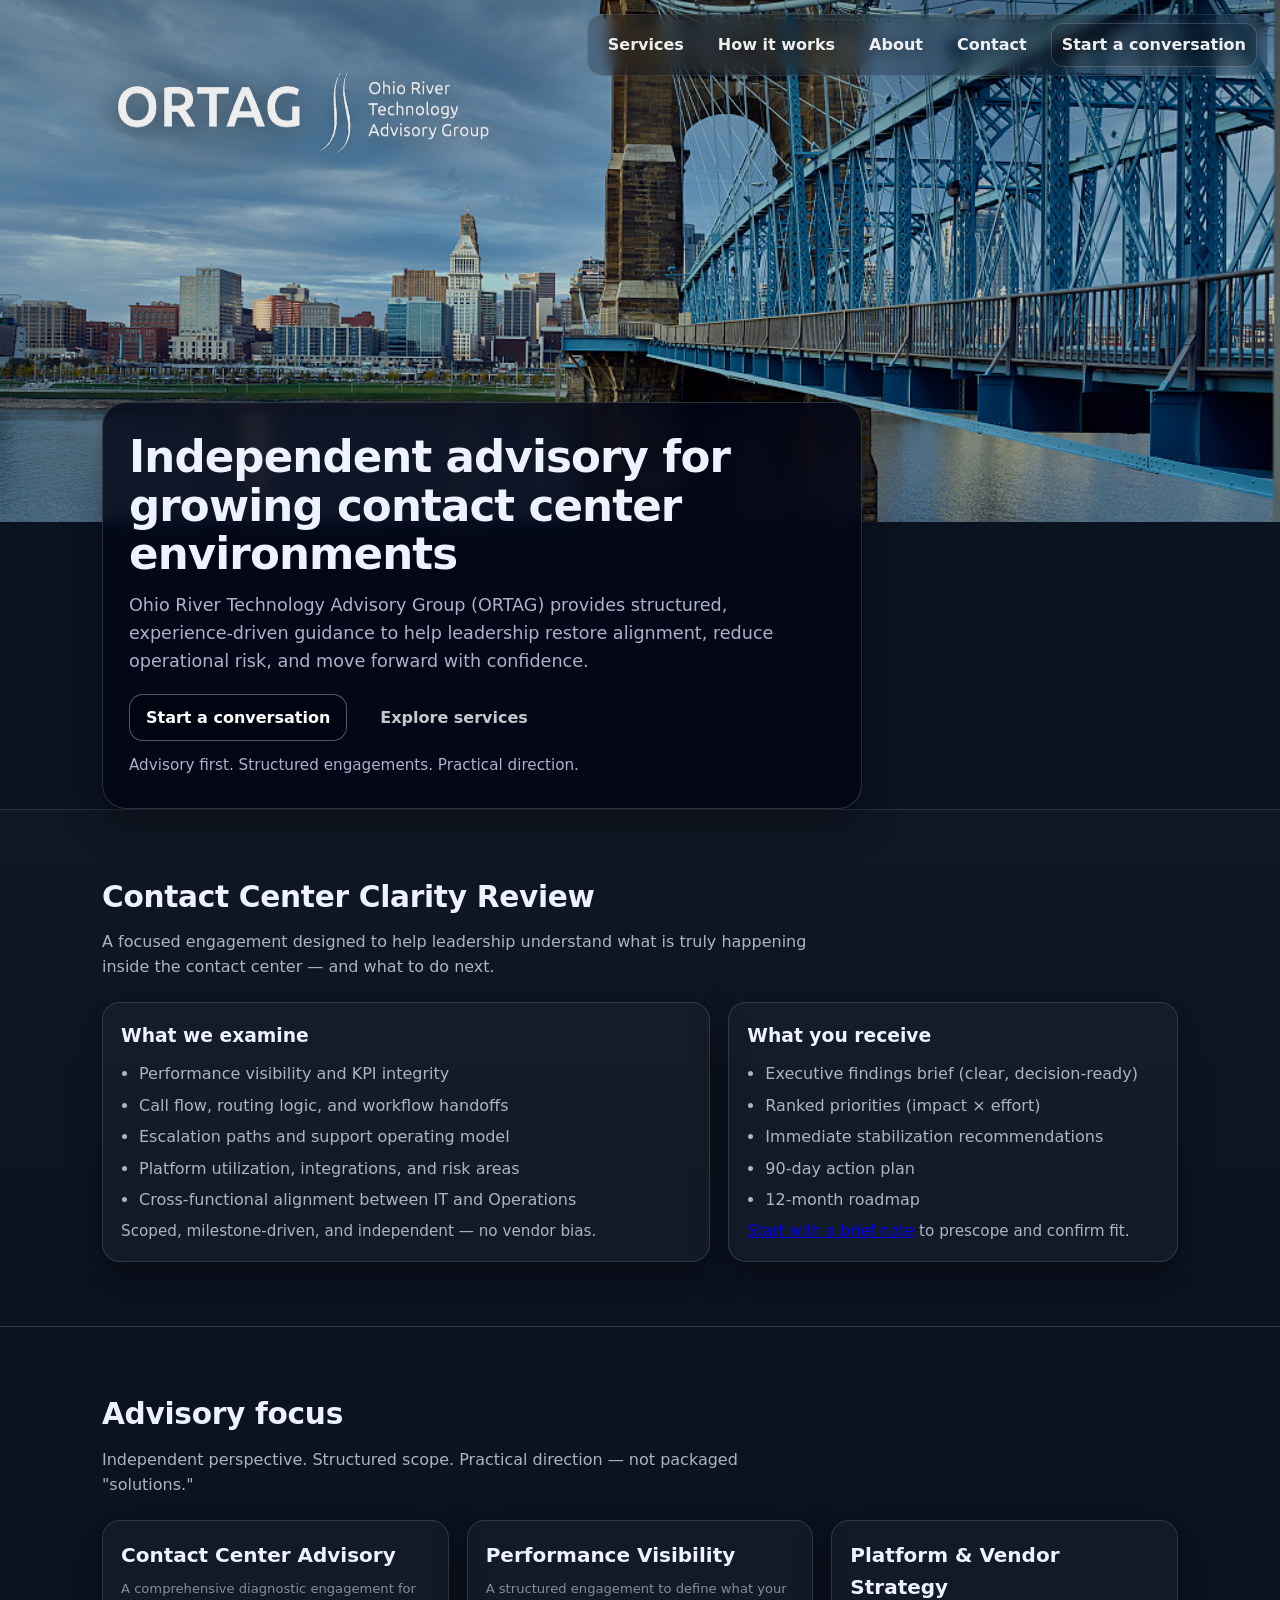
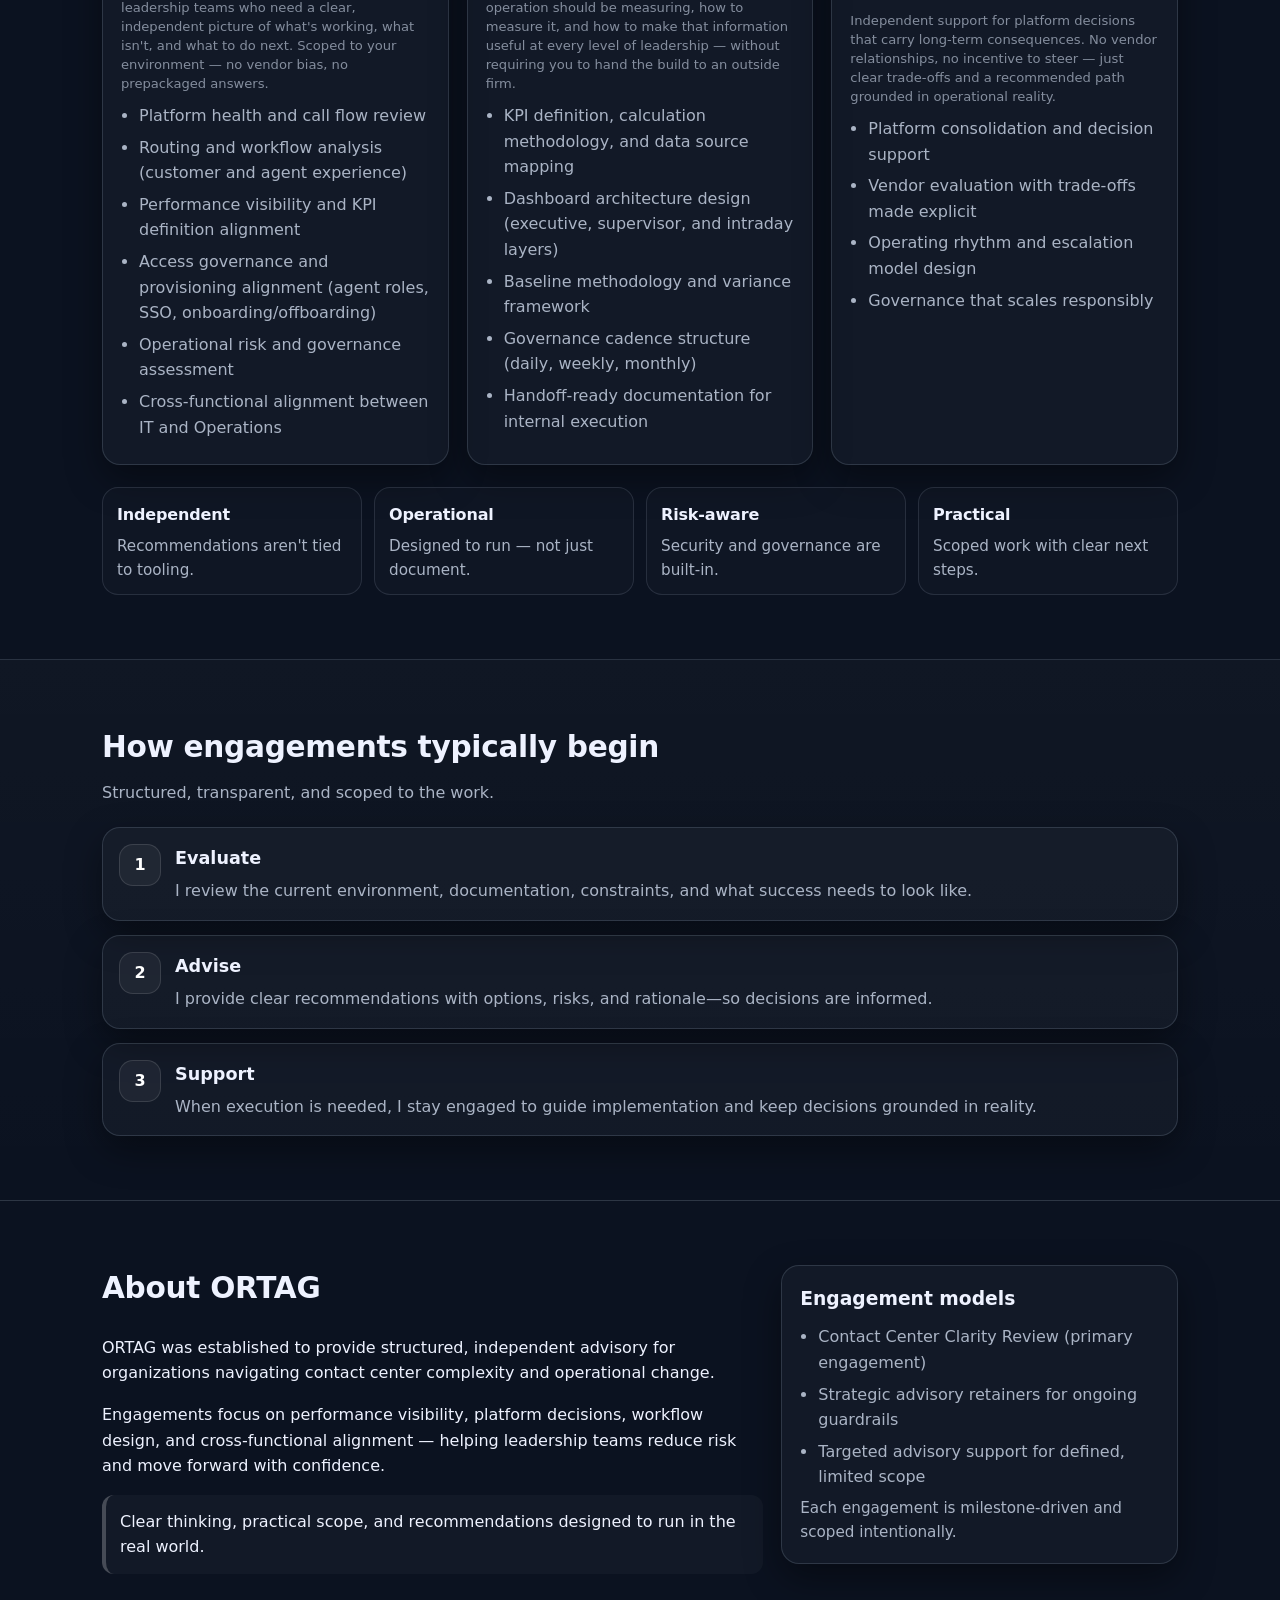
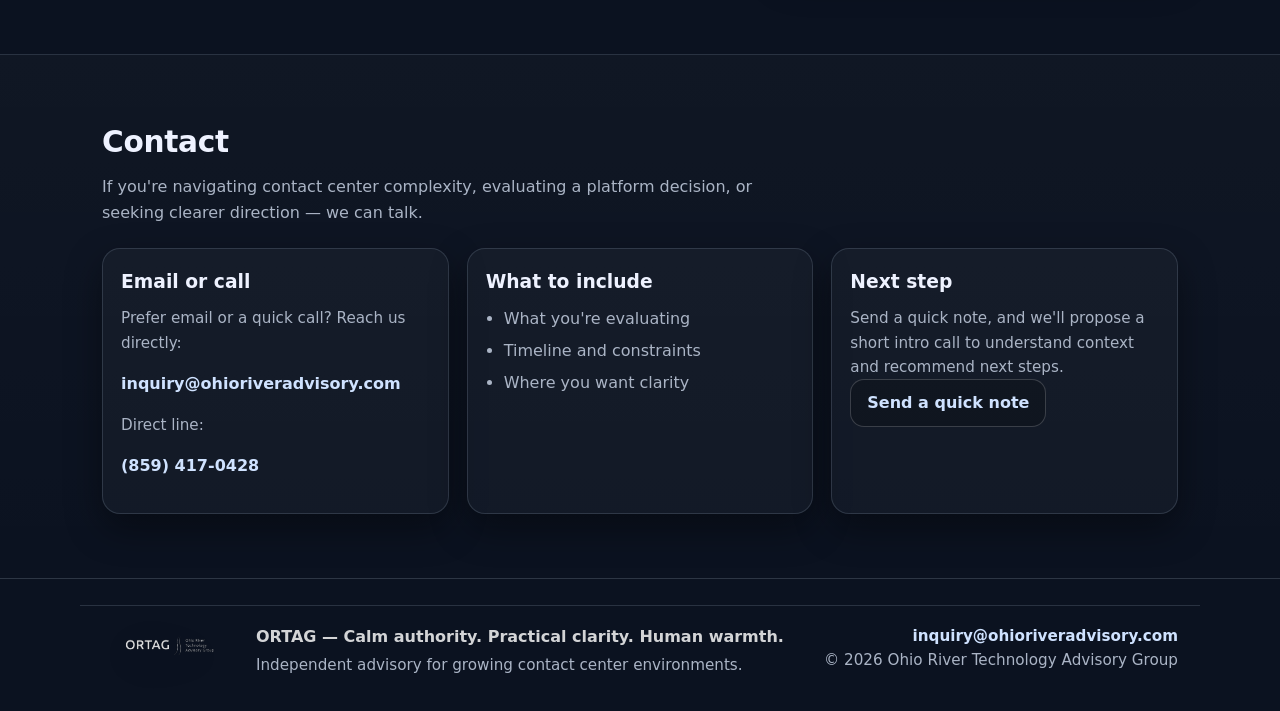
<file: index.html>
<!doctype html>
<html lang="en">
<head>
  <meta charset="utf-8" />
  <meta name="viewport" content="width=device-width, initial-scale=1" />
  <title>ORTAG — Ohio River Technology Advisory Group</title>
  <meta name="description" content="ORTAG provides independent advisory for growing contact center environments — bringing clarity to performance visibility, platform decisions, and operational alignment." />
  <meta name="color-scheme" content="light dark">
  <link rel="icon" href="assets/light-ortag-logo.svg" type="image/svg+xml">
  <link rel="stylesheet" href="styles.css" />
</head>

<body>
  <a class="skip-link" href="#main">Skip to content</a>

  <header class="site-header site-header--overlay" role="banner">
    <div class="container header-inner header-inner--no-brand">
      <nav class="nav" aria-label="Primary navigation">
        <button class="nav-toggle" aria-expanded="false" aria-controls="nav-links">
          <span class="sr-only">Toggle navigation</span>
          <span class="nav-toggle__bar"></span>
          <span class="nav-toggle__bar"></span>
          <span class="nav-toggle__bar"></span>
        </button>

        <div id="nav-links" class="nav-links">
          <a href="#services">Services</a>
          <a href="#how">How it works</a>
          <a href="#about">About</a>
          <a href="#contact">Contact</a>
          <a class="btn btn--primary" href="mailto:inquiry@ohioriveradvisory.com?subject=ORTAG%20Intro%20Discussion">Start a conversation</a>
        </div>
      </nav>
    </div>
  </header>

  <main id="main">
    <section id="top" class="hero">
      <div class="hero-banner" aria-label="Ohio River bridge image">
        <div class="hero-logo" aria-hidden="true">
          <img src="assets/light-ortag-logo.svg" alt="" />
        </div>
      </div>

      <div class="container hero-content">
        <div class="hero-card">
          <h1>Independent advisory for growing contact center environments</h1>

          <p class="lead">
            Ohio River Technology Advisory Group (ORTAG) provides structured, experience-driven guidance to help leadership restore alignment,
            reduce operational risk, and move forward with confidence.
          </p>

          <div class="hero-cta">
            <a class="btn btn--outline" href="mailto:inquiry@ohioriveradvisory.com?subject=ORTAG%20Intro%20Discussion">Start a conversation</a>
            <a class="btn btn--ghost" href="#services">Explore services</a>
          </div>

          <p class="micro">Advisory first. Structured engagements. Practical direction.</p>
        </div>
      </div>
    </section>

    <section id="clarity" class="section section--alt">
      <div class="container">
        <header class="section-header">
          <h2>Contact Center Clarity Review</h2>
          <p>A focused engagement designed to help leadership understand what is truly happening inside the contact center — and what to do next.</p>
        </header>

        <div class="clarity-wrap">
          <div class="panel">
            <h3>What we examine</h3>
            <ul>
              <li>Performance visibility and KPI integrity</li>
              <li>Call flow, routing logic, and workflow handoffs</li>
              <li>Escalation paths and support operating model</li>
              <li>Platform utilization, integrations, and risk areas</li>
              <li>Cross-functional alignment between IT and Operations</li>
            </ul>
            <p class="micro">Scoped, milestone-driven, and independent — no vendor bias.</p>
          </div>

          <div class="panel">
            <h3>What you receive</h3>
            <ul>
              <li>Executive findings brief (clear, decision-ready)</li>
              <li>Ranked priorities (impact × effort)</li>
              <li>Immediate stabilization recommendations</li>
              <li>90-day action plan</li>
              <li>12-month roadmap</li>
            </ul>
            <p class="micro"><a href="#contact">Start with a brief note</a> to prescope and confirm fit.</p>
          </div>
        </div>
      </div>
    </section>

    <section id="services" class="section">
      <div class="container">
        <header class="section-header">
          <h2>Advisory focus</h2>
          <p>Independent perspective. Structured scope. Practical direction — not packaged "solutions."</p>
        </header>

        <div class="cards">
          <article class="card">
            <h3>Contact Center Advisory</h3>
            <p class="micro">A comprehensive diagnostic engagement for leadership teams who need a clear, independent picture of what's working, what isn't, and what to do next. Scoped to your environment — no vendor bias, no prepackaged answers.</p>
            <ul>
              <li>Platform health and call flow review</li>
              <li>Routing and workflow analysis (customer and agent experience)</li>
              <li>Performance visibility and KPI definition alignment</li>
              <li>Access governance and provisioning alignment (agent roles, SSO, onboarding/offboarding)</li>
              <li>Operational risk and governance assessment</li>
              <li>Cross-functional alignment between IT and Operations</li>
            </ul>
          </article>

          <article class="card">
            <h3>Performance Visibility</h3>
            <p class="micro">A structured engagement to define what your operation should be measuring, how to measure it, and how to make that information useful at every level of leadership — without requiring you to hand the build to an outside firm.</p>
            <ul>
              <li>KPI definition, calculation methodology, and data source mapping</li>
              <li>Dashboard architecture design (executive, supervisor, and intraday layers)</li>
              <li>Baseline methodology and variance framework</li>
              <li>Governance cadence structure (daily, weekly, monthly)</li>
              <li>Handoff-ready documentation for internal execution</li>
            </ul>
          </article>

          <article class="card">
            <h3>Platform &amp; Vendor Strategy</h3>
            <p class="micro">Independent support for platform decisions that carry long-term consequences. No vendor relationships, no incentive to steer — just clear trade-offs and a recommended path grounded in operational reality.</p>
            <ul>
              <li>Platform consolidation and decision support</li>
              <li>Vendor evaluation with trade-offs made explicit</li>
              <li>Operating rhythm and escalation model design</li>
              <li>Governance that scales responsibly</li>
            </ul>
          </article>
        </div>

        <div class="principles">
          <div class="principle">
            <h4>Independent</h4>
            <p>Recommendations aren't tied to tooling.</p>
          </div>
          <div class="principle">
            <h4>Operational</h4>
            <p>Designed to run — not just document.</p>
          </div>
          <div class="principle">
            <h4>Risk-aware</h4>
            <p>Security and governance are built-in.</p>
          </div>
          <div class="principle">
            <h4>Practical</h4>
            <p>Scoped work with clear next steps.</p>
          </div>
        </div>

      </div>
    </section>

    <section id="how" class="section section--alt">
      <div class="container">
        <header class="section-header">
          <h2>How engagements typically begin</h2>
          <p>Structured, transparent, and scoped to the work.</p>
        </header>

        <ol class="steps">
          <li class="step">
            <div class="step-num">1</div>
            <div>
              <h3>Evaluate</h3>
              <p>I review the current environment, documentation, constraints, and what success needs to look like.</p>
            </div>
          </li>

          <li class="step">
            <div class="step-num">2</div>
            <div>
              <h3>Advise</h3>
              <p>I provide clear recommendations with options, risks, and rationale—so decisions are informed.</p>
            </div>
          </li>

          <li class="step">
            <div class="step-num">3</div>
            <div>
              <h3>Support</h3>
              <p>When execution is needed, I stay engaged to guide implementation and keep decisions grounded in reality.</p>
            </div>
          </li>
        </ol>
      </div>
    </section>

    <section id="about" class="section">
      <div class="container two-col">
        <div>
          <header class="section-header">
            <h2>About ORTAG</h2>
          </header>
          <p>ORTAG was established to provide structured, independent advisory for organizations navigating contact center complexity and operational change.</p>
          <p>Engagements focus on performance visibility, platform decisions, workflow design, and cross-functional alignment — helping leadership teams reduce risk and move forward with confidence.</p>
          <p class="callout">Clear thinking, practical scope, and recommendations designed to run in the real world.</p>
</div>

        <aside class="panel">
          <h3>Engagement models</h3>
          <ul>
            <li>Contact Center Clarity Review (primary engagement)</li>
            <li>Strategic advisory retainers for ongoing guardrails</li>
            <li>Targeted advisory support for defined, limited scope</li>
          </ul>
          <p class="micro">Each engagement is milestone-driven and scoped intentionally.</p>
        </aside>
      </div>
    </section>

<section id="contact" class="section section--alt">
  <div class="container">
    <header class="section-header">
      <h2>Contact</h2>
      <p>If you're navigating contact center complexity, evaluating a platform decision, or seeking clearer direction — we can talk.</p>
    </header>

    <div class="contact-grid">

      <div class="contact-card">
        <h3>Email or call</h3>
        <p class="micro">
          Prefer email or a quick call? Reach us directly:
        </p>

        <p>
          <a href="mailto:inquiry@ohioriveradvisory.com">
            inquiry@ohioriveradvisory.com
          </a>
        </p>

        <p class="micro">Direct line:</p>
        <p>
          <a href="tel:18594170428">(859) 417-0428</a>
        </p>
      </div>

      <div class="contact-card">
        <h3>What to include</h3>
        <ul>
          <li>What you're evaluating</li>
          <li>Timeline and constraints</li>
          <li>Where you want clarity</li>
        </ul>
      </div>

      <div class="contact-card">
        <h3>Next step</h3>
        <p class="micro">
          Send a quick note, and we'll propose a short intro call to understand context and recommend next steps.
        </p>
        <a class="btn btn--primary"
           href="mailto:inquiry@ohioriveradvisory.com?subject=ORTAG%20Intro%20Discussion">
          Send a quick note
        </a>
      </div>

    </div>
  </div>
</section>


  <footer class="site-footer">
    <div class="container footer-inner">
      <div class="footer-brand">
        <img class="footer-logo" src="assets/light-ortag-logo.svg" alt="ORTAG logo" />
        <div class="footer-text">
          <p class="footer-line">ORTAG — Calm authority. Practical clarity. Human warmth.</p>
          <p class="micro">Independent advisory for growing contact center environments.</p>
        </div>
      </div>

      <div class="footer-meta">
        <p class="micro"><a href="mailto:inquiry@ohioriveradvisory.com">inquiry@ohioriveradvisory.com</a></p>
        <p class="micro">© <span id="year"></span> Ohio River Technology Advisory Group</p>
      </div>
    </div>
  </footer>

  <script src="script.js"></script>
</body>
</html>
</file>
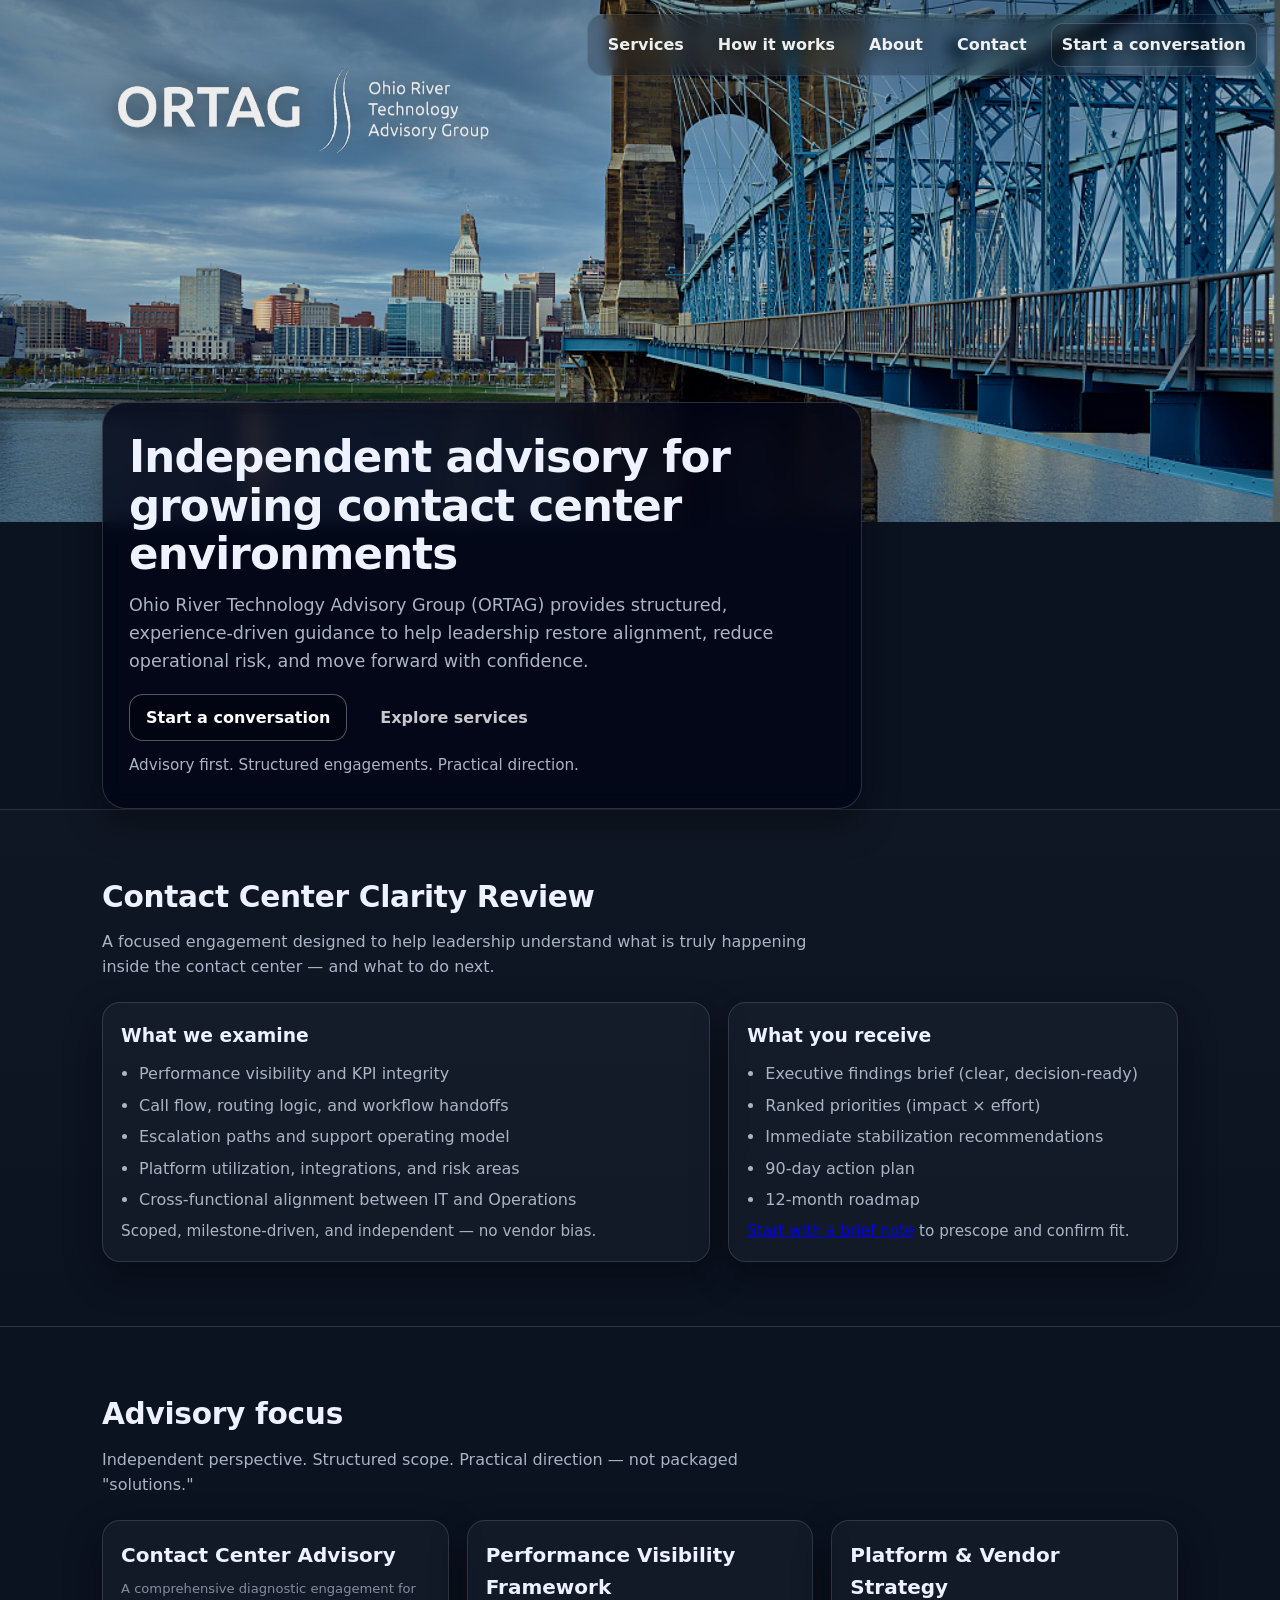
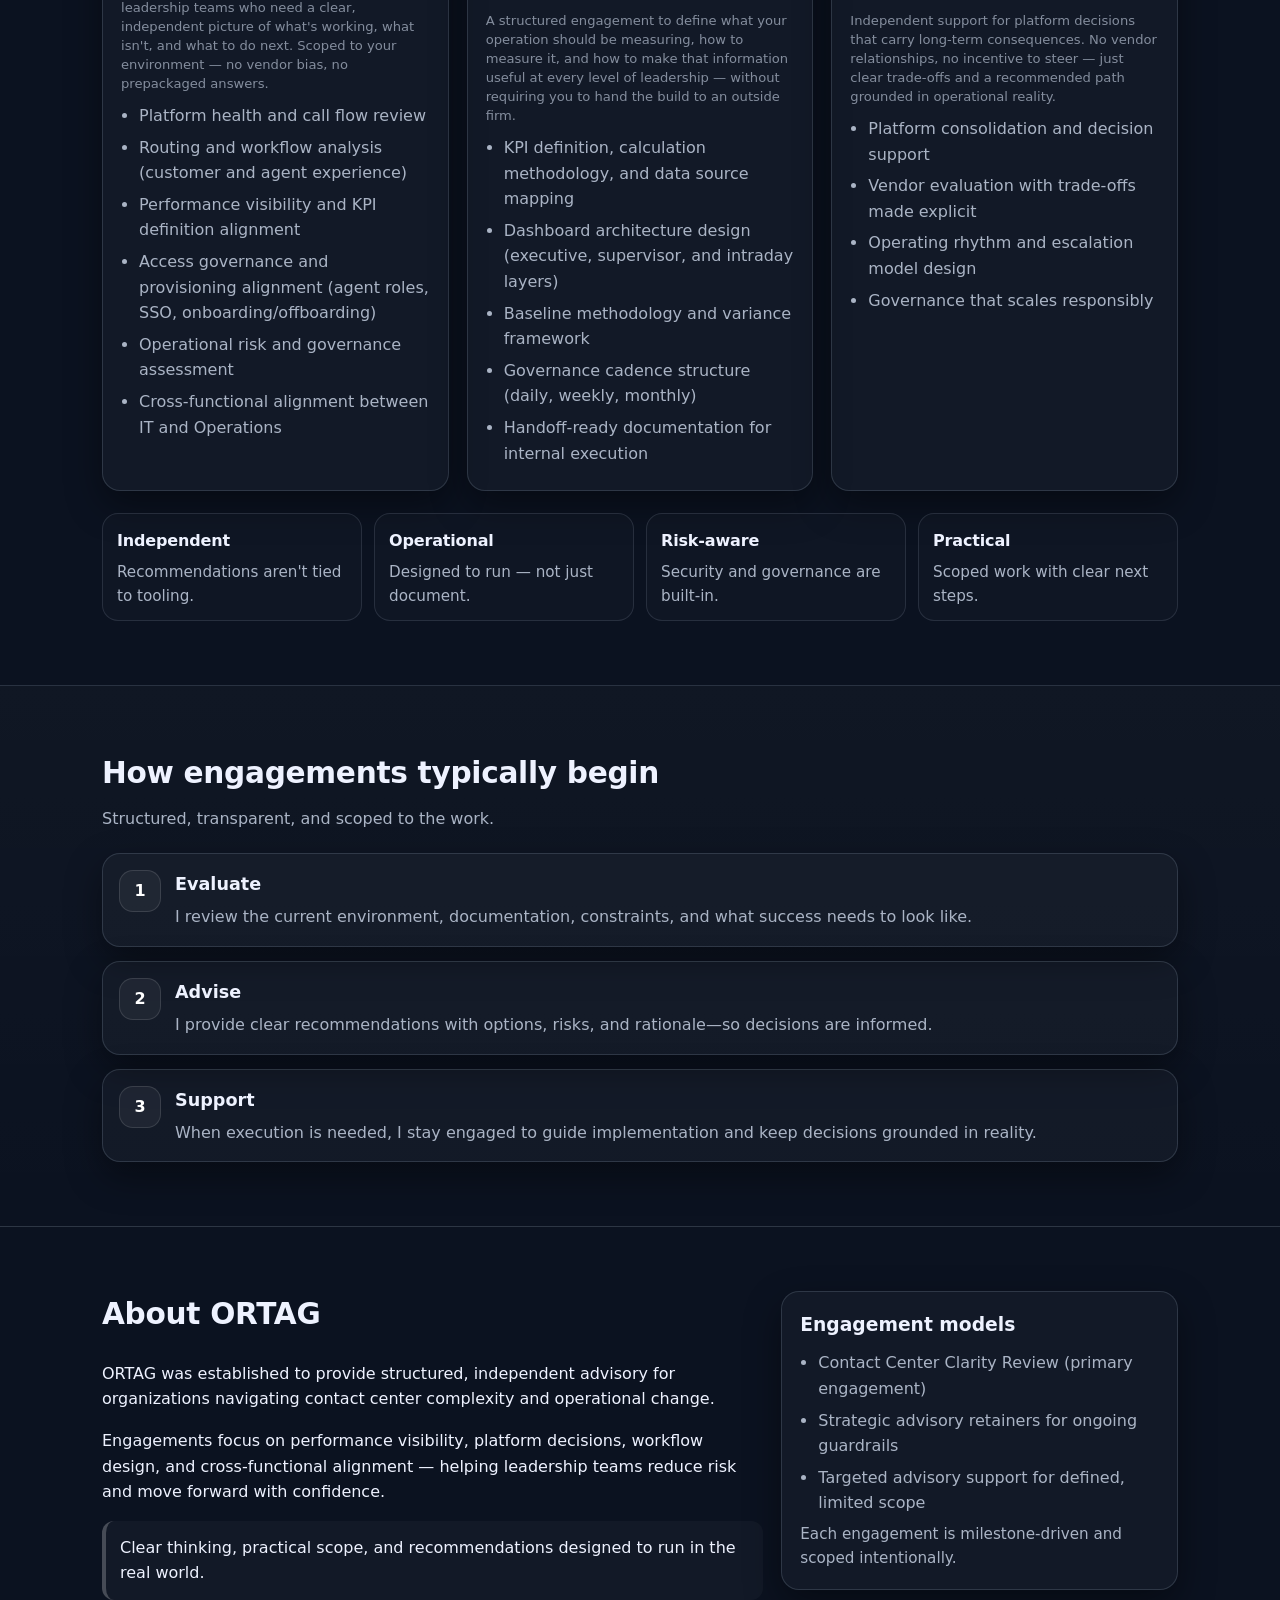
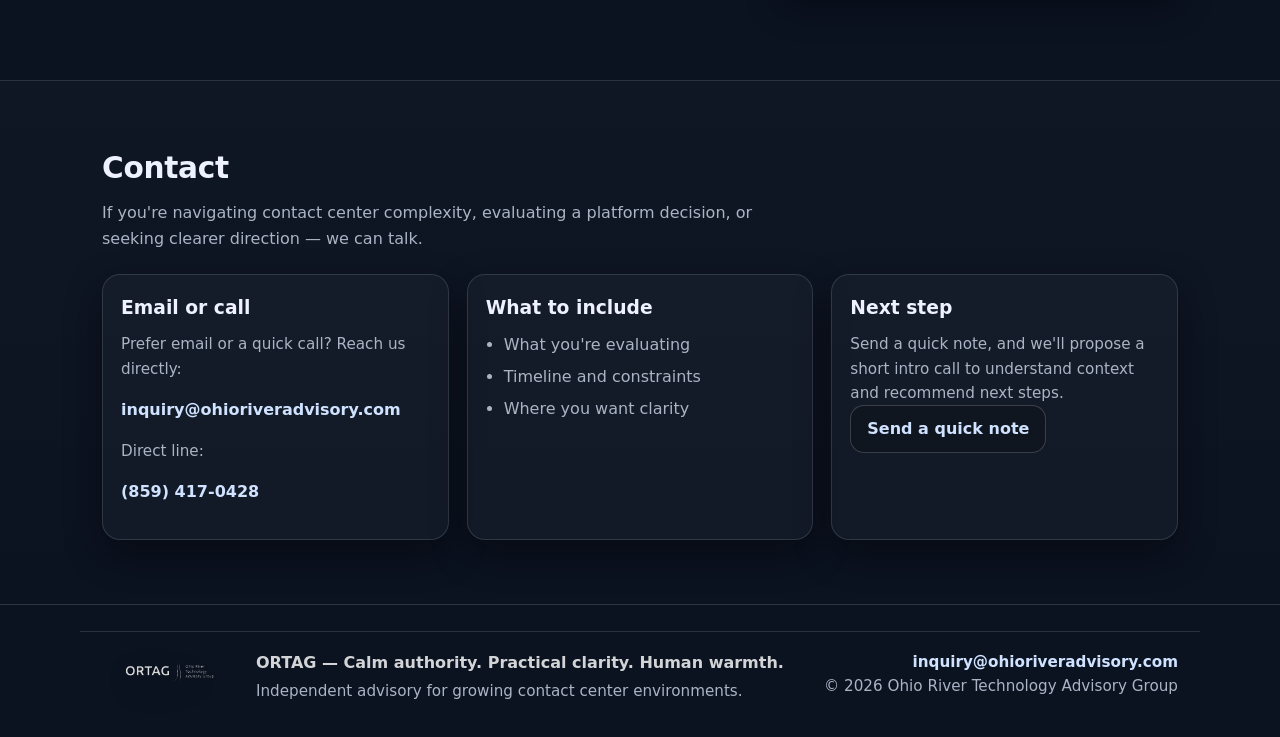
<file: index (1).html>
<!doctype html>
<html lang="en">
<head>
  <meta charset="utf-8" />
  <meta name="viewport" content="width=device-width, initial-scale=1" />
  <title>ORTAG — Ohio River Technology Advisory Group</title>
  <meta name="description" content="ORTAG provides independent advisory for growing contact center environments — bringing clarity to performance visibility, platform decisions, and operational alignment." />
  <meta name="color-scheme" content="light dark">
  <link rel="icon" href="assets/light-ortag-logo.svg" type="image/svg+xml">
  <link rel="stylesheet" href="styles.css" />
</head>

<body>
  <a class="skip-link" href="#main">Skip to content</a>

  <header class="site-header site-header--overlay" role="banner">
    <div class="container header-inner header-inner--no-brand">
      <nav class="nav" aria-label="Primary navigation">
        <button class="nav-toggle" aria-expanded="false" aria-controls="nav-links">
          <span class="sr-only">Toggle navigation</span>
          <span class="nav-toggle__bar"></span>
          <span class="nav-toggle__bar"></span>
          <span class="nav-toggle__bar"></span>
        </button>

        <div id="nav-links" class="nav-links">
          <a href="#services">Services</a>
          <a href="#how">How it works</a>
          <a href="#about">About</a>
          <a href="#contact">Contact</a>
          <a class="btn btn--primary" href="mailto:inquiry@ohioriveradvisory.com?subject=ORTAG%20Intro%20Discussion">Start a conversation</a>
        </div>
      </nav>
    </div>
  </header>

  <main id="main">
    <section id="top" class="hero">
      <div class="hero-banner" aria-label="Ohio River bridge image">
        <div class="hero-logo" aria-hidden="true">
          <img src="assets/light-ortag-logo.svg" alt="" />
        </div>
      </div>

      <div class="container hero-content">
        <div class="hero-card">
          <h1>Independent advisory for growing contact center environments</h1>

          <p class="lead">
            Ohio River Technology Advisory Group (ORTAG) provides structured, experience-driven guidance to help leadership restore alignment,
            reduce operational risk, and move forward with confidence.
          </p>

          <div class="hero-cta">
            <a class="btn btn--outline" href="mailto:inquiry@ohioriveradvisory.com?subject=ORTAG%20Intro%20Discussion">Start a conversation</a>
            <a class="btn btn--ghost" href="#services">Explore services</a>
          </div>

          <p class="micro">Advisory first. Structured engagements. Practical direction.</p>
        </div>
      </div>
    </section>

    <section id="clarity" class="section section--alt">
      <div class="container">
        <header class="section-header">
          <h2>Contact Center Clarity Review</h2>
          <p>A focused engagement designed to help leadership understand what is truly happening inside the contact center — and what to do next.</p>
        </header>

        <div class="clarity-wrap">
          <div class="panel">
            <h3>What we examine</h3>
            <ul>
              <li>Performance visibility and KPI integrity</li>
              <li>Call flow, routing logic, and workflow handoffs</li>
              <li>Escalation paths and support operating model</li>
              <li>Platform utilization, integrations, and risk areas</li>
              <li>Cross-functional alignment between IT and Operations</li>
            </ul>
            <p class="micro">Scoped, milestone-driven, and independent — no vendor bias.</p>
          </div>

          <div class="panel">
            <h3>What you receive</h3>
            <ul>
              <li>Executive findings brief (clear, decision-ready)</li>
              <li>Ranked priorities (impact × effort)</li>
              <li>Immediate stabilization recommendations</li>
              <li>90-day action plan</li>
              <li>12-month roadmap</li>
            </ul>
            <p class="micro"><a href="#contact">Start with a brief note</a> to prescope and confirm fit.</p>
          </div>
        </div>
      </div>
    </section>

    <section id="services" class="section">
      <div class="container">
        <header class="section-header">
          <h2>Advisory focus</h2>
          <p>Independent perspective. Structured scope. Practical direction — not packaged "solutions."</p>
        </header>

        <div class="cards">
          <article class="card">
            <h3>Contact Center Advisory</h3>
            <p class="micro">A comprehensive diagnostic engagement for leadership teams who need a clear, independent picture of what's working, what isn't, and what to do next. Scoped to your environment — no vendor bias, no prepackaged answers.</p>
            <ul>
              <li>Platform health and call flow review</li>
              <li>Routing and workflow analysis (customer and agent experience)</li>
              <li>Performance visibility and KPI definition alignment</li>
              <li>Access governance and provisioning alignment (agent roles, SSO, onboarding/offboarding)</li>
              <li>Operational risk and governance assessment</li>
              <li>Cross-functional alignment between IT and Operations</li>
            </ul>
          </article>

          <article class="card">
            <h3>Performance Visibility Framework</h3>
            <p class="micro">A structured engagement to define what your operation should be measuring, how to measure it, and how to make that information useful at every level of leadership — without requiring you to hand the build to an outside firm.</p>
            <ul>
              <li>KPI definition, calculation methodology, and data source mapping</li>
              <li>Dashboard architecture design (executive, supervisor, and intraday layers)</li>
              <li>Baseline methodology and variance framework</li>
              <li>Governance cadence structure (daily, weekly, monthly)</li>
              <li>Handoff-ready documentation for internal execution</li>
            </ul>
          </article>

          <article class="card">
            <h3>Platform &amp; Vendor Strategy</h3>
            <p class="micro">Independent support for platform decisions that carry long-term consequences. No vendor relationships, no incentive to steer — just clear trade-offs and a recommended path grounded in operational reality.</p>
            <ul>
              <li>Platform consolidation and decision support</li>
              <li>Vendor evaluation with trade-offs made explicit</li>
              <li>Operating rhythm and escalation model design</li>
              <li>Governance that scales responsibly</li>
            </ul>
          </article>
        </div>

        <div class="principles">
          <div class="principle">
            <h4>Independent</h4>
            <p>Recommendations aren't tied to tooling.</p>
          </div>
          <div class="principle">
            <h4>Operational</h4>
            <p>Designed to run — not just document.</p>
          </div>
          <div class="principle">
            <h4>Risk-aware</h4>
            <p>Security and governance are built-in.</p>
          </div>
          <div class="principle">
            <h4>Practical</h4>
            <p>Scoped work with clear next steps.</p>
          </div>
        </div>

      </div>
    </section>

    <section id="how" class="section section--alt">
      <div class="container">
        <header class="section-header">
          <h2>How engagements typically begin</h2>
          <p>Structured, transparent, and scoped to the work.</p>
        </header>

        <ol class="steps">
          <li class="step">
            <div class="step-num">1</div>
            <div>
              <h3>Evaluate</h3>
              <p>I review the current environment, documentation, constraints, and what success needs to look like.</p>
            </div>
          </li>

          <li class="step">
            <div class="step-num">2</div>
            <div>
              <h3>Advise</h3>
              <p>I provide clear recommendations with options, risks, and rationale—so decisions are informed.</p>
            </div>
          </li>

          <li class="step">
            <div class="step-num">3</div>
            <div>
              <h3>Support</h3>
              <p>When execution is needed, I stay engaged to guide implementation and keep decisions grounded in reality.</p>
            </div>
          </li>
        </ol>
      </div>
    </section>

    <section id="about" class="section">
      <div class="container two-col">
        <div>
          <header class="section-header">
            <h2>About ORTAG</h2>
          </header>
          <p>ORTAG was established to provide structured, independent advisory for organizations navigating contact center complexity and operational change.</p>
          <p>Engagements focus on performance visibility, platform decisions, workflow design, and cross-functional alignment — helping leadership teams reduce risk and move forward with confidence.</p>
          <p class="callout">Clear thinking, practical scope, and recommendations designed to run in the real world.</p>
</div>

        <aside class="panel">
          <h3>Engagement models</h3>
          <ul>
            <li>Contact Center Clarity Review (primary engagement)</li>
            <li>Strategic advisory retainers for ongoing guardrails</li>
            <li>Targeted advisory support for defined, limited scope</li>
          </ul>
          <p class="micro">Each engagement is milestone-driven and scoped intentionally.</p>
        </aside>
      </div>
    </section>

<section id="contact" class="section section--alt">
  <div class="container">
    <header class="section-header">
      <h2>Contact</h2>
      <p>If you're navigating contact center complexity, evaluating a platform decision, or seeking clearer direction — we can talk.</p>
    </header>

    <div class="contact-grid">

      <div class="contact-card">
        <h3>Email or call</h3>
        <p class="micro">
          Prefer email or a quick call? Reach us directly:
        </p>

        <p>
          <a href="mailto:inquiry@ohioriveradvisory.com">
            inquiry@ohioriveradvisory.com
          </a>
        </p>

        <p class="micro">Direct line:</p>
        <p>
          <a href="tel:18594170428">(859) 417-0428</a>
        </p>
      </div>

      <div class="contact-card">
        <h3>What to include</h3>
        <ul>
          <li>What you're evaluating</li>
          <li>Timeline and constraints</li>
          <li>Where you want clarity</li>
        </ul>
      </div>

      <div class="contact-card">
        <h3>Next step</h3>
        <p class="micro">
          Send a quick note, and we'll propose a short intro call to understand context and recommend next steps.
        </p>
        <a class="btn btn--primary"
           href="mailto:inquiry@ohioriveradvisory.com?subject=ORTAG%20Intro%20Discussion">
          Send a quick note
        </a>
      </div>

    </div>
  </div>
</section>


  <footer class="site-footer">
    <div class="container footer-inner">
      <div class="footer-brand">
        <img class="footer-logo" src="assets/light-ortag-logo.svg" alt="ORTAG logo" />
        <div class="footer-text">
          <p class="footer-line">ORTAG — Calm authority. Practical clarity. Human warmth.</p>
          <p class="micro">Independent advisory for growing contact center environments.</p>
        </div>
      </div>

      <div class="footer-meta">
        <p class="micro"><a href="mailto:inquiry@ohioriveradvisory.com">inquiry@ohioriveradvisory.com</a></p>
        <p class="micro">© <span id="year"></span> Ohio River Technology Advisory Group</p>
      </div>
    </div>
  </footer>

  <script src="script.js"></script>
</body>
</html>
</file>
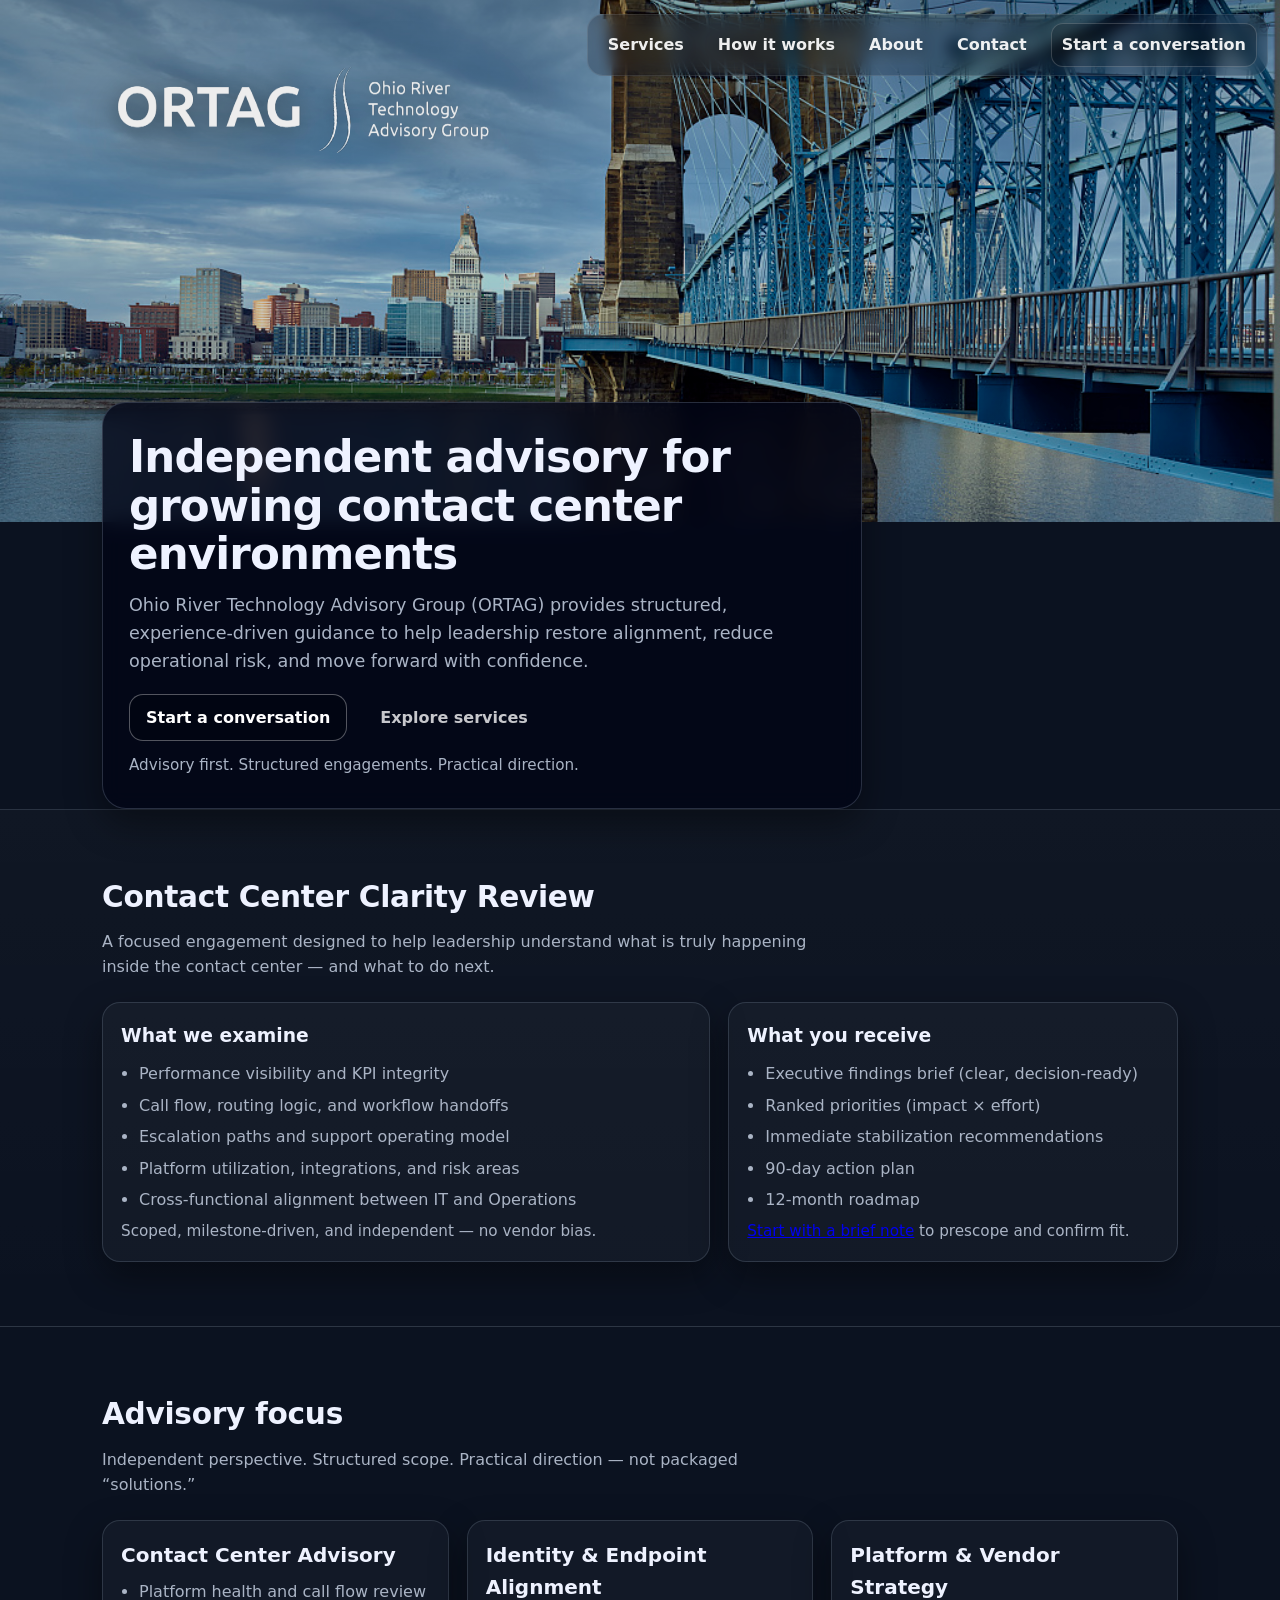
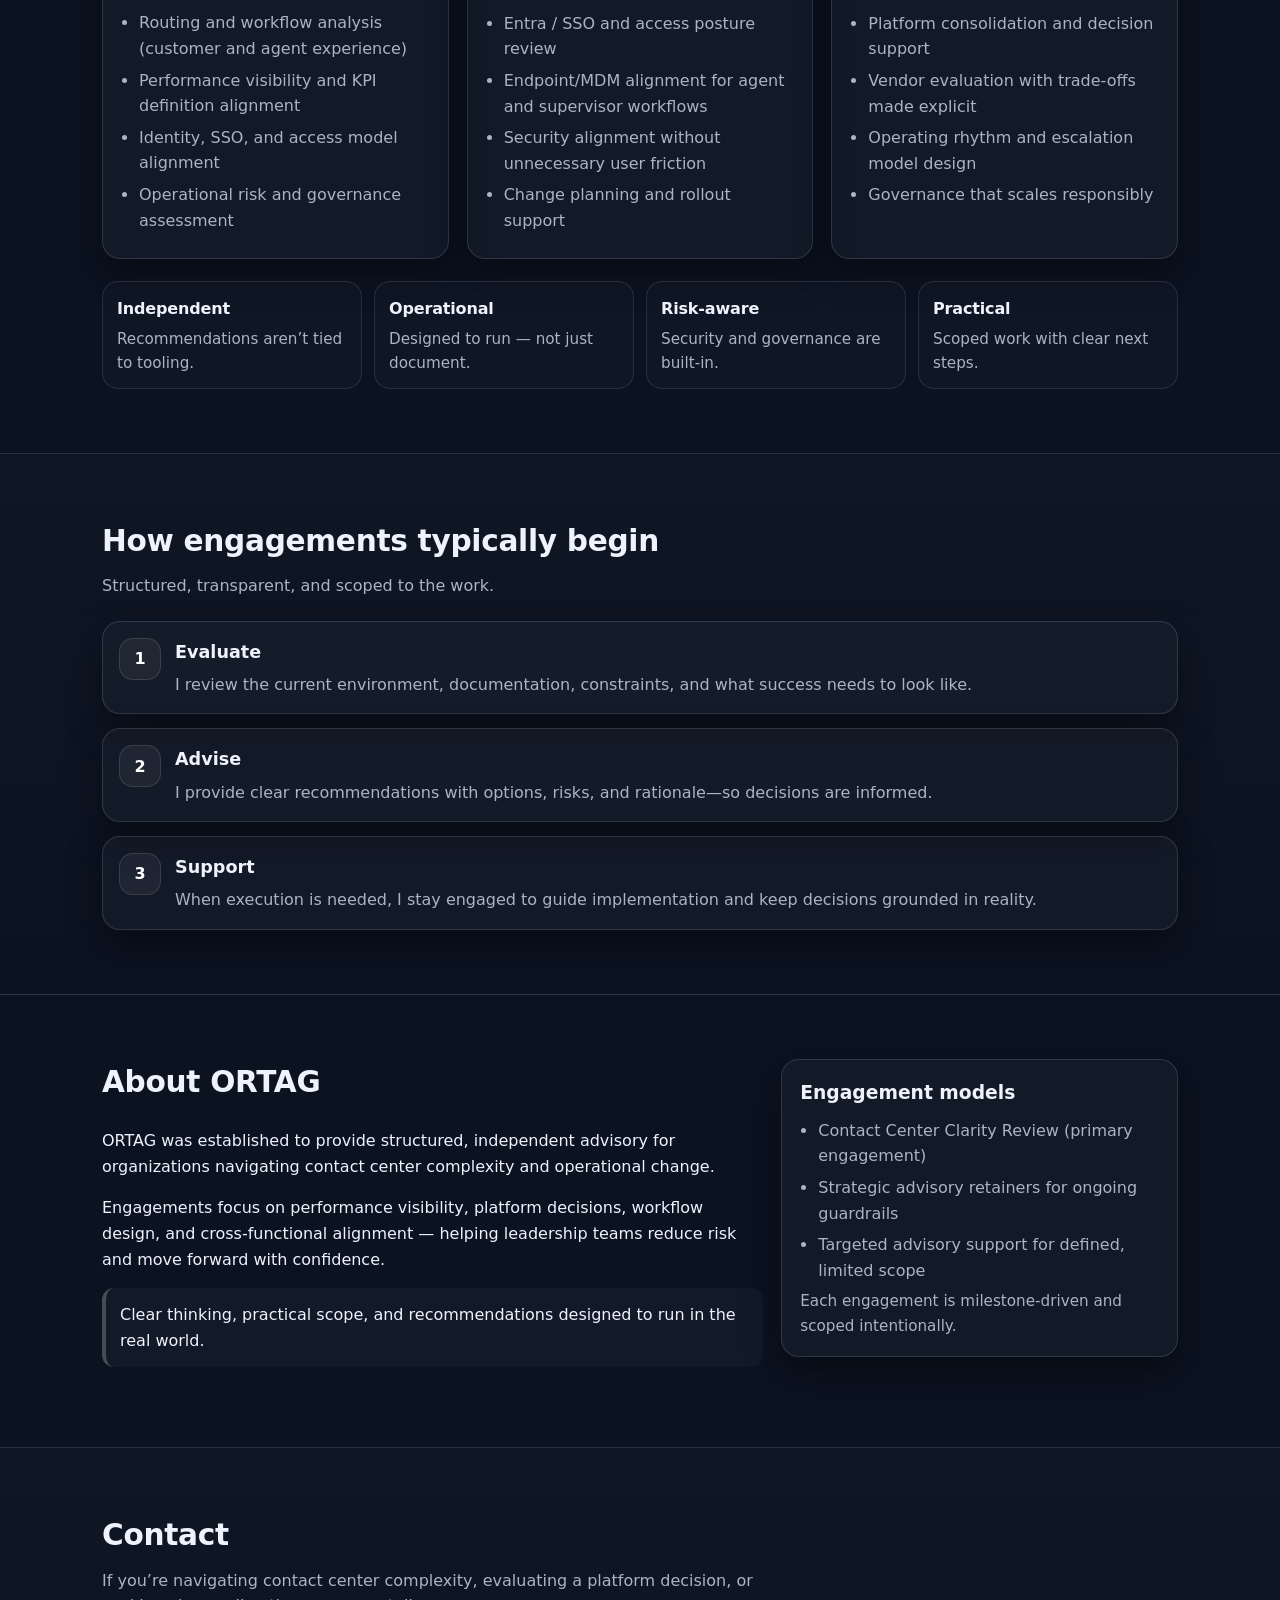
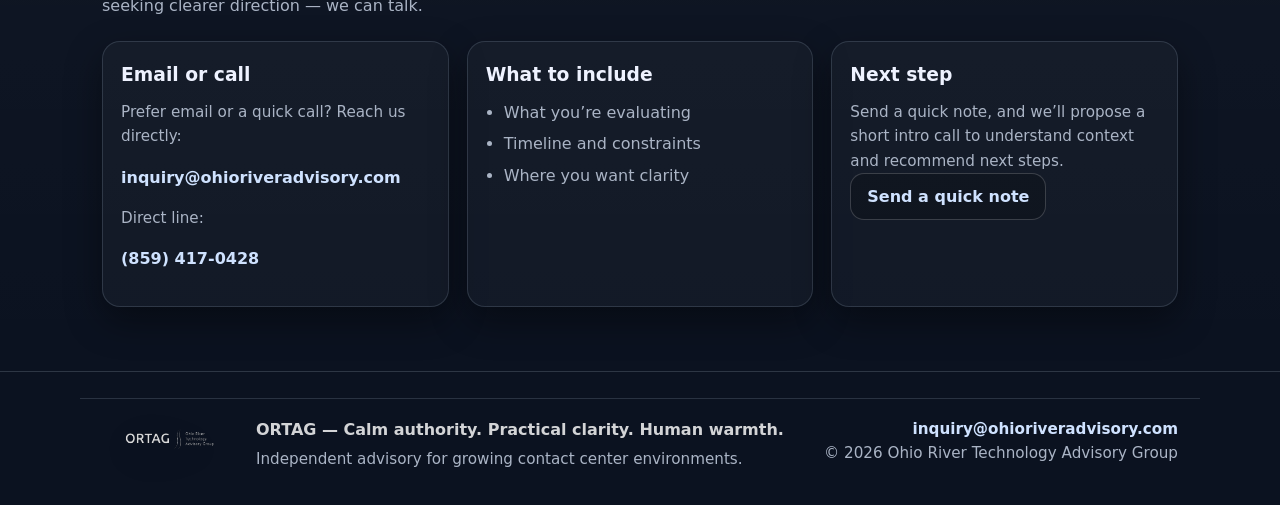
<file: index (2).html>
<!doctype html>
<html lang="en">
<head>
  <meta charset="utf-8" />
  <meta name="viewport" content="width=device-width, initial-scale=1" />
  <title>ORTAG — Ohio River Technology Advisory Group</title>
  <meta name="description" content="ORTAG provides independent advisory for growing contact center environments — bringing clarity to performance visibility, platform decisions, and operational alignment." />
  <meta name="color-scheme" content="light dark">
  <link rel="icon" href="assets/light-ortag-logo.svg" type="image/svg+xml">
  <link rel="stylesheet" href="styles.css" />
</head>

<body>
  <a class="skip-link" href="#main">Skip to content</a>

  <header class="site-header site-header--overlay" role="banner">
    <div class="container header-inner header-inner--no-brand">
      <nav class="nav" aria-label="Primary navigation">
        <button class="nav-toggle" aria-expanded="false" aria-controls="nav-links">
          <span class="sr-only">Toggle navigation</span>
          <span class="nav-toggle__bar"></span>
          <span class="nav-toggle__bar"></span>
          <span class="nav-toggle__bar"></span>
        </button>

        <div id="nav-links" class="nav-links">
          <a href="#services">Services</a>
          <a href="#how">How it works</a>
          <a href="#about">About</a>
          <a href="#contact">Contact</a>
          <a class="btn btn--primary" href="mailto:inquiry@ohioriveradvisory.com?subject=ORTAG%20Intro%20Discussion">Start a conversation</a>
        </div>
      </nav>
    </div>
  </header>

  <main id="main">
    <section id="top" class="hero">
      <div class="hero-banner" aria-label="Ohio River bridge image">
        <div class="hero-logo" aria-hidden="true">
          <img src="assets/light-ortag-logo.svg" alt="" />
        </div>
      </div>

      <div class="container hero-content">
        <div class="hero-card">
          <h1>Independent advisory for growing contact center environments</h1>

          <p class="lead">
            Ohio River Technology Advisory Group (ORTAG) provides structured, experience-driven guidance to help leadership restore alignment,
            reduce operational risk, and move forward with confidence.
          </p>

          <div class="hero-cta">
            <a class="btn btn--outline" href="mailto:inquiry@ohioriveradvisory.com?subject=ORTAG%20Intro%20Discussion">Start a conversation</a>
            <a class="btn btn--ghost" href="#services">Explore services</a>
          </div>

          <p class="micro">Advisory first. Structured engagements. Practical direction.</p>
        </div>
      </div>
    </section>

    <section id="clarity" class="section section--alt">
      <div class="container">
        <header class="section-header">
          <h2>Contact Center Clarity Review</h2>
          <p>A focused engagement designed to help leadership understand what is truly happening inside the contact center — and what to do next.</p>
        </header>

        <div class="clarity-wrap">
          <div class="panel">
            <h3>What we examine</h3>
            <ul>
              <li>Performance visibility and KPI integrity</li>
              <li>Call flow, routing logic, and workflow handoffs</li>
              <li>Escalation paths and support operating model</li>
              <li>Platform utilization, integrations, and risk areas</li>
              <li>Cross-functional alignment between IT and Operations</li>
            </ul>
            <p class="micro">Scoped, milestone-driven, and independent — no vendor bias.</p>
          </div>

          <div class="panel">
            <h3>What you receive</h3>
            <ul>
              <li>Executive findings brief (clear, decision-ready)</li>
              <li>Ranked priorities (impact × effort)</li>
              <li>Immediate stabilization recommendations</li>
              <li>90-day action plan</li>
              <li>12-month roadmap</li>
            </ul>
            <p class="micro"><a href="#contact">Start with a brief note</a> to prescope and confirm fit.</p>
          </div>
        </div>
      </div>
    </section>

    <section id="services" class="section">
      <div class="container">
        <header class="section-header">
          <h2>Advisory focus</h2>
          <p>Independent perspective. Structured scope. Practical direction — not packaged “solutions.”</p>
        </header>

        <div class="cards">
          <article class="card">
            <h3>Contact Center Advisory</h3>
            <ul>
              <li>Platform health and call flow review</li>
              <li>Routing and workflow analysis (customer and agent experience)</li>
              <li>Performance visibility and KPI definition alignment</li>
              <li>Identity, SSO, and access model alignment</li>
              <li>Operational risk and governance assessment</li>
            </ul>
          </article>

          <article class="card">
            <h3>Identity &amp; Endpoint Alignment</h3>
            <ul>
              <li>Entra / SSO and access posture review</li>
              <li>Endpoint/MDM alignment for agent and supervisor workflows</li>
              <li>Security alignment without unnecessary user friction</li>
              <li>Change planning and rollout support</li>
            </ul>
          </article>

          <article class="card">
            <h3>Platform &amp; Vendor Strategy</h3>
            <ul>
              <li>Platform consolidation and decision support</li>
              <li>Vendor evaluation with trade-offs made explicit</li>
              <li>Operating rhythm and escalation model design</li>
              <li>Governance that scales responsibly</li>
            </ul>
          </article>
        </div>

        <div class="principles">
          <div class="principle">
            <h4>Independent</h4>
            <p>Recommendations aren’t tied to tooling.</p>
          </div>
          <div class="principle">
            <h4>Operational</h4>
            <p>Designed to run — not just document.</p>
          </div>
          <div class="principle">
            <h4>Risk-aware</h4>
            <p>Security and governance are built-in.</p>
          </div>
          <div class="principle">
            <h4>Practical</h4>
            <p>Scoped work with clear next steps.</p>
          </div>
        </div>

      </div>
    </section>

    <section id="how" class="section section--alt">
      <div class="container">
        <header class="section-header">
          <h2>How engagements typically begin</h2>
          <p>Structured, transparent, and scoped to the work.</p>
        </header>

        <ol class="steps">
          <li class="step">
            <div class="step-num">1</div>
            <div>
              <h3>Evaluate</h3>
              <p>I review the current environment, documentation, constraints, and what success needs to look like.</p>
            </div>
          </li>

          <li class="step">
            <div class="step-num">2</div>
            <div>
              <h3>Advise</h3>
              <p>I provide clear recommendations with options, risks, and rationale—so decisions are informed.</p>
            </div>
          </li>

          <li class="step">
            <div class="step-num">3</div>
            <div>
              <h3>Support</h3>
              <p>When execution is needed, I stay engaged to guide implementation and keep decisions grounded in reality.</p>
            </div>
          </li>
        </ol>
      </div>
    </section>

    <section id="about" class="section">
      <div class="container two-col">
        <div>
          <header class="section-header">
            <h2>About ORTAG</h2>
          </header>
          <p>ORTAG was established to provide structured, independent advisory for organizations navigating contact center complexity and operational change.</p>
          <p>Engagements focus on performance visibility, platform decisions, workflow design, and cross-functional alignment — helping leadership teams reduce risk and move forward with confidence.</p>
          <p class="callout">Clear thinking, practical scope, and recommendations designed to run in the real world.</p>
</div>

        <aside class="panel">
          <h3>Engagement models</h3>
          <ul>
            <li>Contact Center Clarity Review (primary engagement)</li>
            <li>Strategic advisory retainers for ongoing guardrails</li>
            <li>Targeted advisory support for defined, limited scope</li>
          </ul>
          <p class="micro">Each engagement is milestone-driven and scoped intentionally.</p>
        </aside>
      </div>
    </section>

<section id="contact" class="section section--alt">
  <div class="container">
    <header class="section-header">
      <h2>Contact</h2>
      <p>If you’re navigating contact center complexity, evaluating a platform decision, or seeking clearer direction — we can talk.</p>
    </header>

    <!-- THIS is the missing piece -->
    <div class="contact-grid">

      <div class="contact-card">
        <h3>Email or call</h3>
        <p class="micro">
          Prefer email or a quick call? Reach us directly:
        </p>

        <p>
          <a href="mailto:inquiry@ohioriveradvisory.com">
            inquiry@ohioriveradvisory.com
          </a>
        </p>

        <p class="micro">Direct line:</p>
        <p>
          <a href="tel:18594170428">(859) 417-0428</a>
        </p>
      </div>

      <div class="contact-card">
        <h3>What to include</h3>
        <ul>
          <li>What you’re evaluating</li>
          <li>Timeline and constraints</li>
          <li>Where you want clarity</li>
        </ul>
      </div>

      <div class="contact-card">
        <h3>Next step</h3>
        <p class="micro">
          Send a quick note, and we’ll propose a short intro call to understand context and recommend next steps.
        </p>
        <a class="btn btn--primary"
           href="mailto:inquiry@ohioriveradvisory.com?subject=ORTAG%20Intro%20Discussion">
          Send a quick note
        </a>
      </div>

    </div>
  </div>
</section>


  <footer class="site-footer">
    <div class="container footer-inner">
      <div class="footer-brand">
        <img class="footer-logo" src="assets/light-ortag-logo.svg" alt="ORTAG logo" />
        <div class="footer-text">
          <p class="footer-line">ORTAG — Calm authority. Practical clarity. Human warmth.</p>
          <p class="micro">Independent advisory for growing contact center environments.</p>
        </div>
      </div>

      <div class="footer-meta">
        <p class="micro"><a href="mailto:inquiry@ohioriveradvisory.com">inquiry@ohioriveradvisory.com</a></p>
        <p class="micro">© <span id="year"></span> Ohio River Technology Advisory Group</p>
      </div>
    </div>
  </footer>

  <script src="script.js"></script>
</body>
</html>
</file>
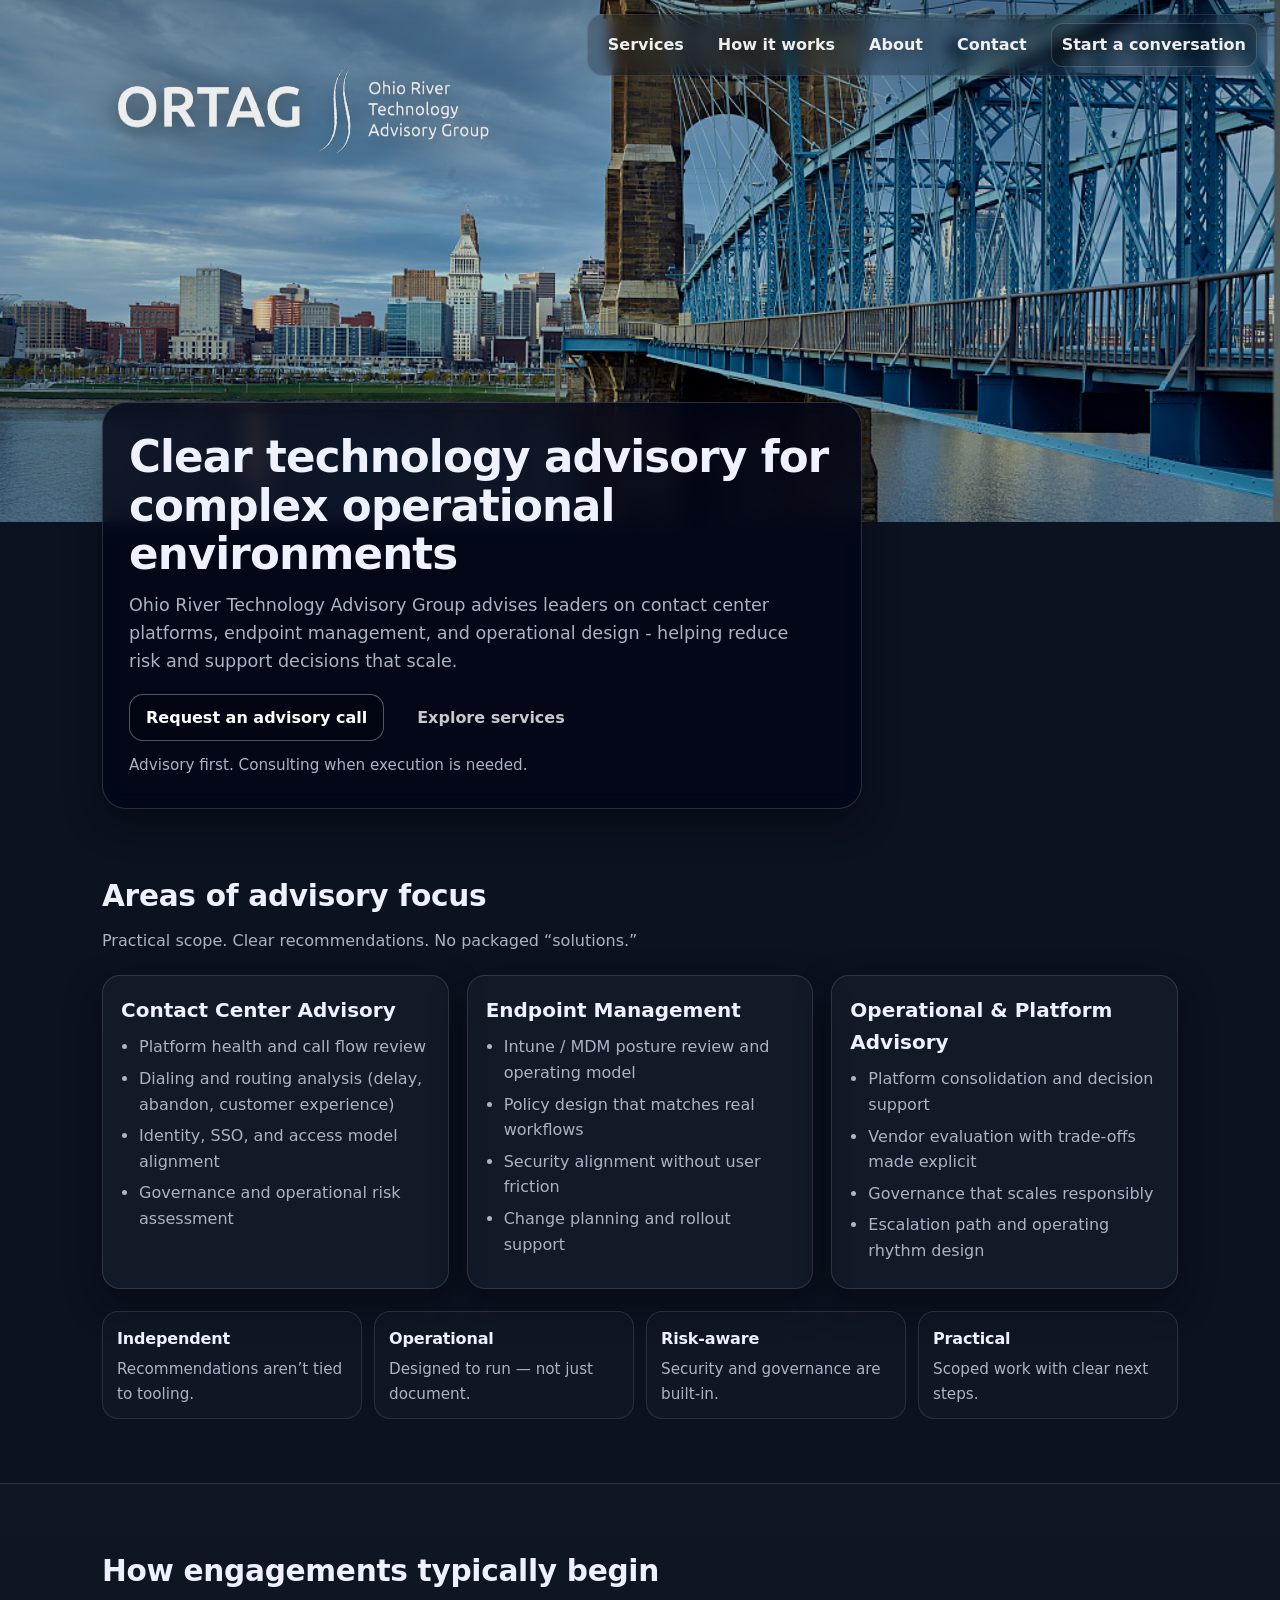
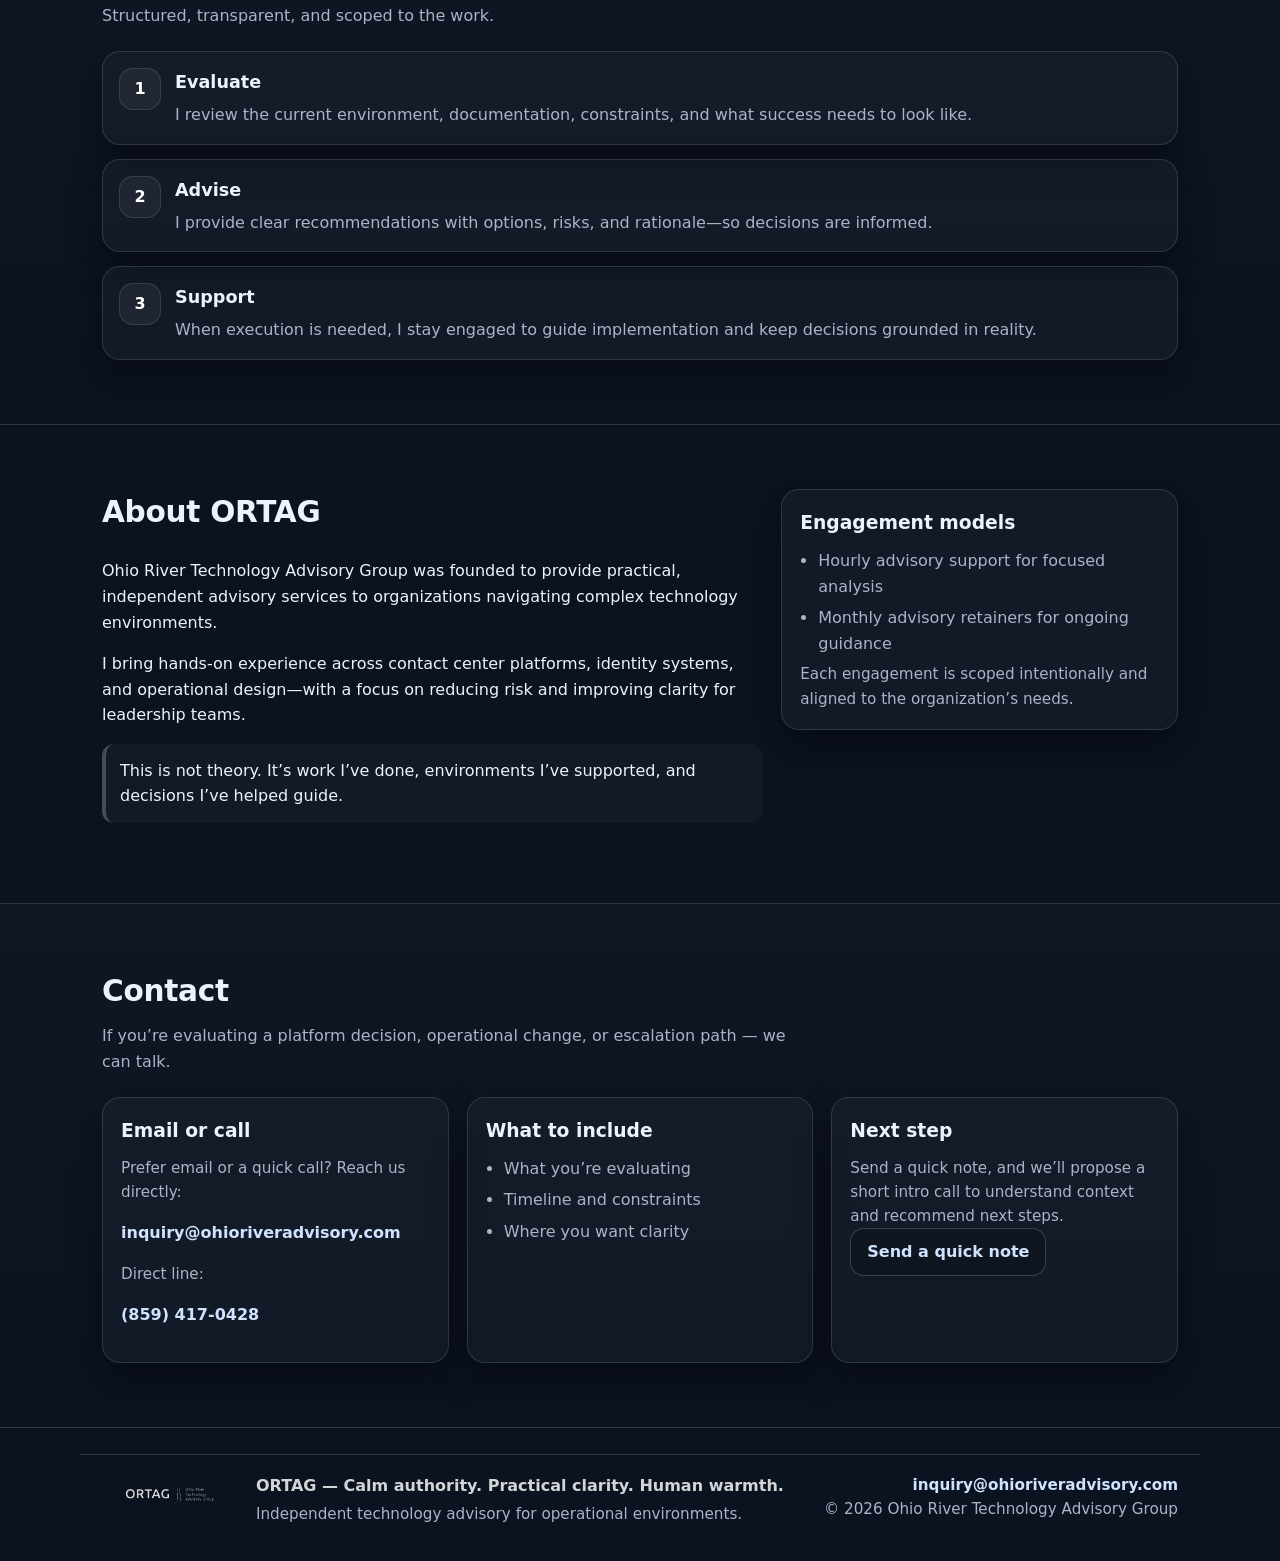
<file: index.old.html>
<!doctype html>
<html lang="en">
<head>
  <meta charset="utf-8" />
  <meta name="viewport" content="width=device-width, initial-scale=1" />
  <title>ORTAG — Ohio River Technology Advisory Group</title>
  <meta name="description" content="ORTAG advises leaders on contact center platforms, endpoint management, and operational design — helping reduce risk and support decisions that scale." />
  <meta name="color-scheme" content="light dark">
  <link rel="icon" href="assets/light-ortag-logo.svg" type="image/svg+xml">
  <link rel="stylesheet" href="styles.css" />
</head>

<body>
  <a class="skip-link" href="#main">Skip to content</a>

  <header class="site-header site-header--overlay" role="banner">
    <div class="container header-inner header-inner--no-brand">
      <nav class="nav" aria-label="Primary navigation">
        <button class="nav-toggle" aria-expanded="false" aria-controls="nav-links">
          <span class="sr-only">Toggle navigation</span>
          <span class="nav-toggle__bar"></span>
          <span class="nav-toggle__bar"></span>
          <span class="nav-toggle__bar"></span>
        </button>

        <div id="nav-links" class="nav-links">
          <a href="#services">Services</a>
          <a href="#how">How it works</a>
          <a href="#about">About</a>
          <a href="#contact">Contact</a>
          <a class="btn btn--primary" href="#contact">Start a conversation</a>
        </div>
      </nav>
    </div>
  </header>

  <main id="main">
    <section id="top" class="hero">
      <div class="hero-banner" aria-label="Ohio River bridge image">
        <div class="hero-logo" aria-hidden="true">
          <img src="assets/light-ortag-logo.svg" alt="" />
        </div>
      </div>

      <div class="container hero-content">
        <div class="hero-card">
          <h1>Clear technology advisory for complex operational environments</h1>

          <p class="lead">
            Ohio River Technology Advisory Group advises leaders on contact center platforms, endpoint management, and operational design - 
            helping reduce risk and support decisions that scale.
          </p>

          <div class="hero-cta">
            <a class="btn btn--outline" href="#contact">Request an advisory call</a>
            <a class="btn btn--ghost" href="#services">Explore services</a>
          </div>

          <p class="micro">Advisory first. Consulting when execution is needed.</p>
        </div>
      </div>
    </section>

    <section id="services" class="section">
      <div class="container">
        <header class="section-header">
          <h2>Areas of advisory focus</h2>
          <p>Practical scope. Clear recommendations. No packaged “solutions.”</p>
        </header>

        <div class="cards">
          <article class="card">
            <h3>Contact Center Advisory</h3>
            <ul>
              <li>Platform health and call flow review</li>
              <li>Dialing and routing analysis (delay, abandon, customer experience)</li>
              <li>Identity, SSO, and access model alignment</li>
              <li>Governance and operational risk assessment</li>
            </ul>
          </article>

          <article class="card">
            <h3>Endpoint Management</h3>
            <ul>
              <li>Intune / MDM posture review and operating model</li>
              <li>Policy design that matches real workflows</li>
              <li>Security alignment without user friction</li>
              <li>Change planning and rollout support</li>
            </ul>
          </article>

          <article class="card">
            <h3>Operational &amp; Platform Advisory</h3>
            <ul>
              <li>Platform consolidation and decision support</li>
              <li>Vendor evaluation with trade-offs made explicit</li>
              <li>Governance that scales responsibly</li>
              <li>Escalation path and operating rhythm design</li>
            </ul>
          </article>
        </div>

        <div class="principles">
          <div class="principle">
            <h4>Independent</h4>
            <p>Recommendations aren’t tied to tooling.</p>
          </div>
          <div class="principle">
            <h4>Operational</h4>
            <p>Designed to run — not just document.</p>
          </div>
          <div class="principle">
            <h4>Risk-aware</h4>
            <p>Security and governance are built-in.</p>
          </div>
          <div class="principle">
            <h4>Practical</h4>
            <p>Scoped work with clear next steps.</p>
          </div>
        </div>

      </div>
    </section>

    <section id="how" class="section section--alt">
      <div class="container">
        <header class="section-header">
          <h2>How engagements typically begin</h2>
          <p>Structured, transparent, and scoped to the work.</p>
        </header>

        <ol class="steps">
          <li class="step">
            <div class="step-num">1</div>
            <div>
              <h3>Evaluate</h3>
              <p>I review the current environment, documentation, constraints, and what success needs to look like.</p>
            </div>
          </li>

          <li class="step">
            <div class="step-num">2</div>
            <div>
              <h3>Advise</h3>
              <p>I provide clear recommendations with options, risks, and rationale—so decisions are informed.</p>
            </div>
          </li>

          <li class="step">
            <div class="step-num">3</div>
            <div>
              <h3>Support</h3>
              <p>When execution is needed, I stay engaged to guide implementation and keep decisions grounded in reality.</p>
            </div>
          </li>
        </ol>
      </div>
    </section>

    <section id="about" class="section">
      <div class="container two-col">
        <div>
          <header class="section-header">
            <h2>About ORTAG</h2>
          </header>

          <p>Ohio River Technology Advisory Group was founded to provide practical, independent advisory services to organizations navigating complex technology environments.</p>
          <p>I bring hands-on experience across contact center platforms, identity systems, and operational design—with a focus on reducing risk and improving clarity for leadership teams.</p>
          <p class="callout">This is not theory. It’s work I’ve done, environments I’ve supported, and decisions I’ve helped guide.</p>
        </div>

        <aside class="panel">
          <h3>Engagement models</h3>
          <ul>
            <li>Hourly advisory support for focused analysis</li>
            <li>Monthly advisory retainers for ongoing guidance</li>
          </ul>
          <p class="micro">Each engagement is scoped intentionally and aligned to the organization’s needs.</p>
        </aside>
      </div>
    </section>

<section id="contact" class="section section--alt">
  <div class="container">
    <header class="section-header">
      <h2>Contact</h2>
      <p>If you’re evaluating a platform decision, operational change, or escalation path — we can talk.</p>
    </header>

    <!-- THIS is the missing piece -->
    <div class="contact-grid">

      <div class="contact-card">
        <h3>Email or call</h3>
        <p class="micro">
          Prefer email or a quick call? Reach us directly:
        </p>

        <p>
          <a href="mailto:inquiry@ohioriveradvisory.com">
            inquiry@ohioriveradvisory.com
          </a>
        </p>

        <p class="micro">Direct line:</p>
        <p>
          <a href="tel:18594170428">(859) 417-0428</a>
        </p>
      </div>

      <div class="contact-card">
        <h3>What to include</h3>
        <ul>
          <li>What you’re evaluating</li>
          <li>Timeline and constraints</li>
          <li>Where you want clarity</li>
        </ul>
      </div>

      <div class="contact-card">
        <h3>Next step</h3>
        <p class="micro">
          Send a quick note, and we’ll propose a short intro call to understand context and recommend next steps.
        </p>
        <a class="btn btn--primary"
           href="mailto:inquiry@ohioriveradvisory.com?subject=ORTAG%20Intro%20Discussion">
          Send a quick note
        </a>
      </div>

    </div>
  </div>
</section>


  <footer class="site-footer">
    <div class="container footer-inner">
      <div class="footer-brand">
        <img class="footer-logo" src="assets/light-ortag-logo.svg" alt="ORTAG logo" />
        <div class="footer-text">
          <p class="footer-line">ORTAG — Calm authority. Practical clarity. Human warmth.</p>
          <p class="micro">Independent technology advisory for operational environments.</p>
        </div>
      </div>

      <div class="footer-meta">
        <p class="micro"><a href="mailto:inquiry@ohioriveradvisory.com">inquiry@ohioriveradvisory.com</a></p>
        <p class="micro">© <span id="year"></span> Ohio River Technology Advisory Group</p>
      </div>
    </div>
  </footer>

  <script src="script.js"></script>
</body>
</html>
</file>
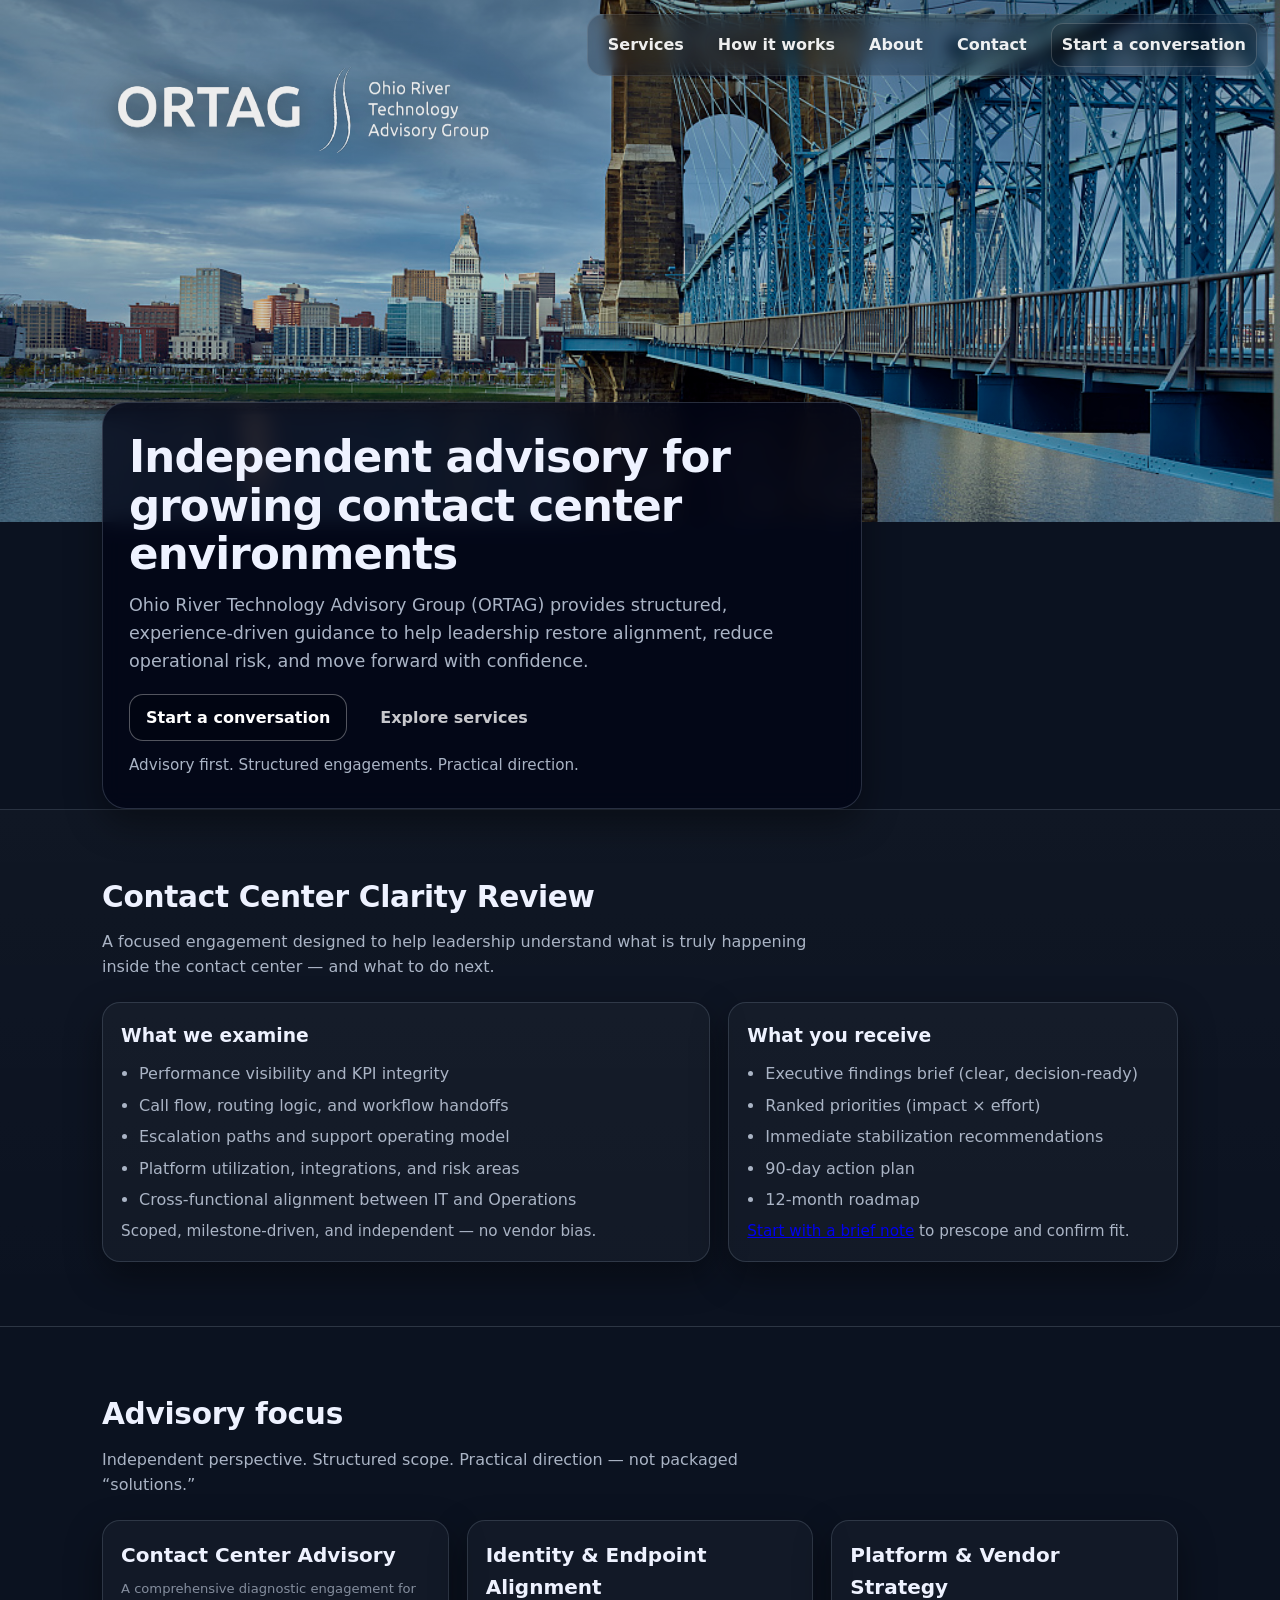
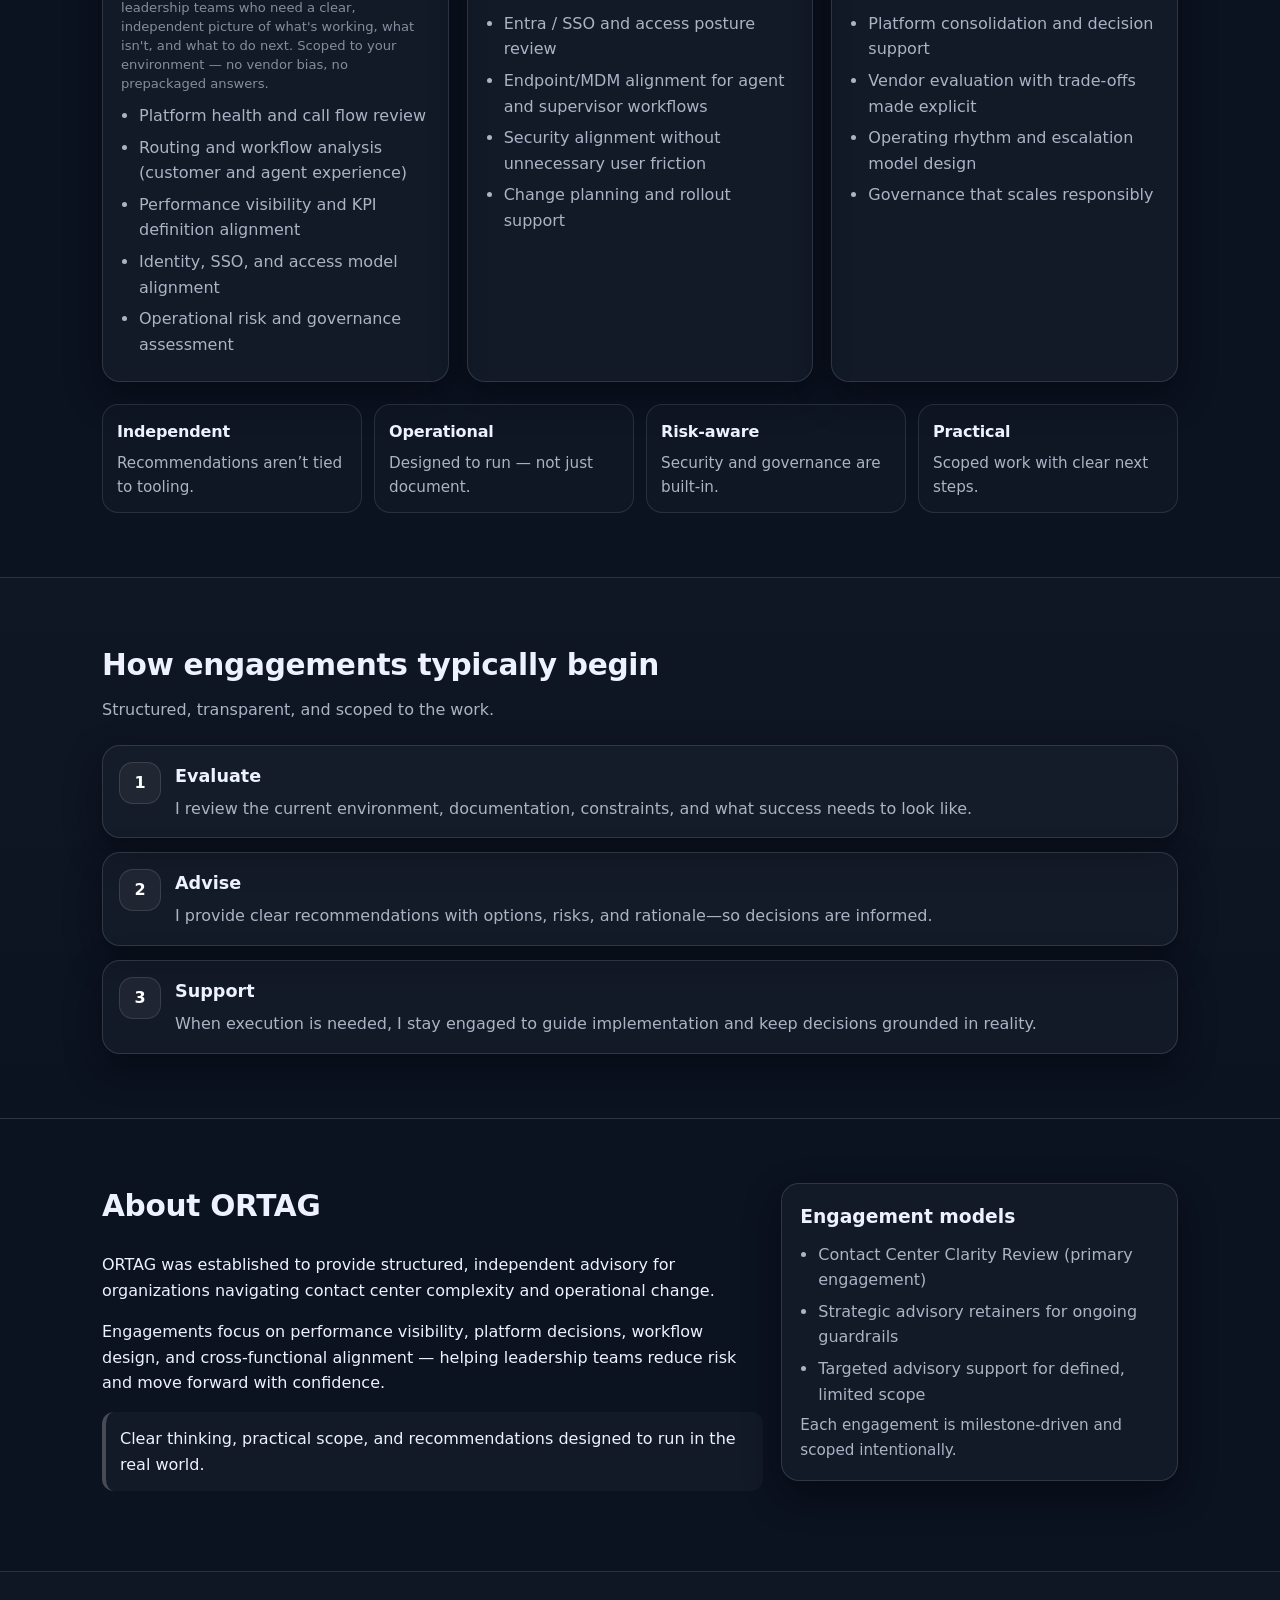
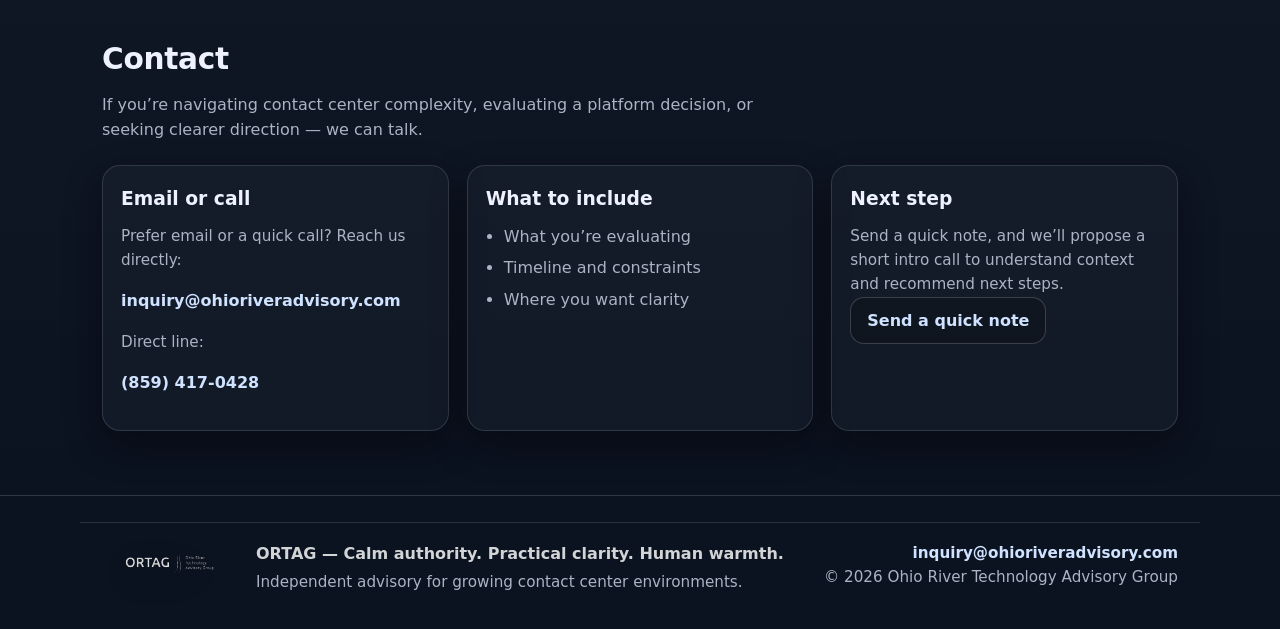
<file: index.old3.html>
<!doctype html>
<html lang="en">
<head>
  <meta charset="utf-8" />
  <meta name="viewport" content="width=device-width, initial-scale=1" />
  <title>ORTAG — Ohio River Technology Advisory Group</title>
  <meta name="description" content="ORTAG provides independent advisory for growing contact center environments — bringing clarity to performance visibility, platform decisions, and operational alignment." />
  <meta name="color-scheme" content="light dark">
  <link rel="icon" href="assets/light-ortag-logo.svg" type="image/svg+xml">
  <link rel="stylesheet" href="styles.css" />
</head>

<body>
  <a class="skip-link" href="#main">Skip to content</a>

  <header class="site-header site-header--overlay" role="banner">
    <div class="container header-inner header-inner--no-brand">
      <nav class="nav" aria-label="Primary navigation">
        <button class="nav-toggle" aria-expanded="false" aria-controls="nav-links">
          <span class="sr-only">Toggle navigation</span>
          <span class="nav-toggle__bar"></span>
          <span class="nav-toggle__bar"></span>
          <span class="nav-toggle__bar"></span>
        </button>

        <div id="nav-links" class="nav-links">
          <a href="#services">Services</a>
          <a href="#how">How it works</a>
          <a href="#about">About</a>
          <a href="#contact">Contact</a>
          <a class="btn btn--primary" href="mailto:inquiry@ohioriveradvisory.com?subject=ORTAG%20Intro%20Discussion">Start a conversation</a>
        </div>
      </nav>
    </div>
  </header>

  <main id="main">
    <section id="top" class="hero">
      <div class="hero-banner" aria-label="Ohio River bridge image">
        <div class="hero-logo" aria-hidden="true">
          <img src="assets/light-ortag-logo.svg" alt="" />
        </div>
      </div>

      <div class="container hero-content">
        <div class="hero-card">
          <h1>Independent advisory for growing contact center environments</h1>

          <p class="lead">
            Ohio River Technology Advisory Group (ORTAG) provides structured, experience-driven guidance to help leadership restore alignment,
            reduce operational risk, and move forward with confidence.
          </p>

          <div class="hero-cta">
            <a class="btn btn--outline" href="mailto:inquiry@ohioriveradvisory.com?subject=ORTAG%20Intro%20Discussion">Start a conversation</a>
            <a class="btn btn--ghost" href="#services">Explore services</a>
          </div>

          <p class="micro">Advisory first. Structured engagements. Practical direction.</p>
        </div>
      </div>
    </section>

    <section id="clarity" class="section section--alt">
      <div class="container">
        <header class="section-header">
          <h2>Contact Center Clarity Review</h2>
          <p>A focused engagement designed to help leadership understand what is truly happening inside the contact center — and what to do next.</p>
        </header>

        <div class="clarity-wrap">
          <div class="panel">
            <h3>What we examine</h3>
            <ul>
              <li>Performance visibility and KPI integrity</li>
              <li>Call flow, routing logic, and workflow handoffs</li>
              <li>Escalation paths and support operating model</li>
              <li>Platform utilization, integrations, and risk areas</li>
              <li>Cross-functional alignment between IT and Operations</li>
            </ul>
            <p class="micro">Scoped, milestone-driven, and independent — no vendor bias.</p>
          </div>

          <div class="panel">
            <h3>What you receive</h3>
            <ul>
              <li>Executive findings brief (clear, decision-ready)</li>
              <li>Ranked priorities (impact × effort)</li>
              <li>Immediate stabilization recommendations</li>
              <li>90-day action plan</li>
              <li>12-month roadmap</li>
            </ul>
            <p class="micro"><a href="#contact">Start with a brief note</a> to prescope and confirm fit.</p>
          </div>
        </div>
      </div>
    </section>

    <section id="services" class="section">
      <div class="container">
        <header class="section-header">
          <h2>Advisory focus</h2>
          <p>Independent perspective. Structured scope. Practical direction — not packaged “solutions.”</p>
        </header>

        <div class="cards">
          <article class="card">
            <h3>Contact Center Advisory</h3>
            <p class="micro">A comprehensive diagnostic engagement for leadership teams who need a clear, independent picture of what's working, what isn't, and what to do next. Scoped to your environment — no vendor bias, no prepackaged answers.</p>
            <ul>
              <li>Platform health and call flow review</li>
              <li>Routing and workflow analysis (customer and agent experience)</li>
              <li>Performance visibility and KPI definition alignment</li>
              <li>Identity, SSO, and access model alignment</li>
              <li>Operational risk and governance assessment</li>
            </ul>
          </article>

          <article class="card">
            <h3>Identity &amp; Endpoint Alignment</h3>
            <ul>
              <li>Entra / SSO and access posture review</li>
              <li>Endpoint/MDM alignment for agent and supervisor workflows</li>
              <li>Security alignment without unnecessary user friction</li>
              <li>Change planning and rollout support</li>
            </ul>
          </article>

          <article class="card">
            <h3>Platform &amp; Vendor Strategy</h3>
            <ul>
              <li>Platform consolidation and decision support</li>
              <li>Vendor evaluation with trade-offs made explicit</li>
              <li>Operating rhythm and escalation model design</li>
              <li>Governance that scales responsibly</li>
            </ul>
          </article>
        </div>

        <div class="principles">
          <div class="principle">
            <h4>Independent</h4>
            <p>Recommendations aren’t tied to tooling.</p>
          </div>
          <div class="principle">
            <h4>Operational</h4>
            <p>Designed to run — not just document.</p>
          </div>
          <div class="principle">
            <h4>Risk-aware</h4>
            <p>Security and governance are built-in.</p>
          </div>
          <div class="principle">
            <h4>Practical</h4>
            <p>Scoped work with clear next steps.</p>
          </div>
        </div>

      </div>
    </section>

    <section id="how" class="section section--alt">
      <div class="container">
        <header class="section-header">
          <h2>How engagements typically begin</h2>
          <p>Structured, transparent, and scoped to the work.</p>
        </header>

        <ol class="steps">
          <li class="step">
            <div class="step-num">1</div>
            <div>
              <h3>Evaluate</h3>
              <p>I review the current environment, documentation, constraints, and what success needs to look like.</p>
            </div>
          </li>

          <li class="step">
            <div class="step-num">2</div>
            <div>
              <h3>Advise</h3>
              <p>I provide clear recommendations with options, risks, and rationale—so decisions are informed.</p>
            </div>
          </li>

          <li class="step">
            <div class="step-num">3</div>
            <div>
              <h3>Support</h3>
              <p>When execution is needed, I stay engaged to guide implementation and keep decisions grounded in reality.</p>
            </div>
          </li>
        </ol>
      </div>
    </section>

    <section id="about" class="section">
      <div class="container two-col">
        <div>
          <header class="section-header">
            <h2>About ORTAG</h2>
          </header>
          <p>ORTAG was established to provide structured, independent advisory for organizations navigating contact center complexity and operational change.</p>
          <p>Engagements focus on performance visibility, platform decisions, workflow design, and cross-functional alignment — helping leadership teams reduce risk and move forward with confidence.</p>
          <p class="callout">Clear thinking, practical scope, and recommendations designed to run in the real world.</p>
</div>

        <aside class="panel">
          <h3>Engagement models</h3>
          <ul>
            <li>Contact Center Clarity Review (primary engagement)</li>
            <li>Strategic advisory retainers for ongoing guardrails</li>
            <li>Targeted advisory support for defined, limited scope</li>
          </ul>
          <p class="micro">Each engagement is milestone-driven and scoped intentionally.</p>
        </aside>
      </div>
    </section>

<section id="contact" class="section section--alt">
  <div class="container">
    <header class="section-header">
      <h2>Contact</h2>
      <p>If you’re navigating contact center complexity, evaluating a platform decision, or seeking clearer direction — we can talk.</p>
    </header>

    <!-- THIS is the missing piece -->
    <div class="contact-grid">

      <div class="contact-card">
        <h3>Email or call</h3>
        <p class="micro">
          Prefer email or a quick call? Reach us directly:
        </p>

        <p>
          <a href="mailto:inquiry@ohioriveradvisory.com">
            inquiry@ohioriveradvisory.com
          </a>
        </p>

        <p class="micro">Direct line:</p>
        <p>
          <a href="tel:18594170428">(859) 417-0428</a>
        </p>
      </div>

      <div class="contact-card">
        <h3>What to include</h3>
        <ul>
          <li>What you’re evaluating</li>
          <li>Timeline and constraints</li>
          <li>Where you want clarity</li>
        </ul>
      </div>

      <div class="contact-card">
        <h3>Next step</h3>
        <p class="micro">
          Send a quick note, and we’ll propose a short intro call to understand context and recommend next steps.
        </p>
        <a class="btn btn--primary"
           href="mailto:inquiry@ohioriveradvisory.com?subject=ORTAG%20Intro%20Discussion">
          Send a quick note
        </a>
      </div>

    </div>
  </div>
</section>


  <footer class="site-footer">
    <div class="container footer-inner">
      <div class="footer-brand">
        <img class="footer-logo" src="assets/light-ortag-logo.svg" alt="ORTAG logo" />
        <div class="footer-text">
          <p class="footer-line">ORTAG — Calm authority. Practical clarity. Human warmth.</p>
          <p class="micro">Independent advisory for growing contact center environments.</p>
        </div>
      </div>

      <div class="footer-meta">
        <p class="micro"><a href="mailto:inquiry@ohioriveradvisory.com">inquiry@ohioriveradvisory.com</a></p>
        <p class="micro">© <span id="year"></span> Ohio River Technology Advisory Group</p>
      </div>
    </div>
  </footer>

  <script src="script.js"></script>
</body>
</html>
</file>
<file: styles.css>
:root{
  --bg:#0b1220;
  --surface:#0f172a;
  --surface-2:#020617;

  --text:#eef2ff;
  --muted:#aab4c5;
  --border:rgba(148,163,184,.22);

  --shadow:0 14px 36px rgba(0,0,0,.40);

  --radius:18px;
  --container:1120px;
  --font:ui-sans-serif,system-ui,-apple-system,Segoe UI,Roboto,Helvetica,Arial;
}

*{box-sizing:border-box}
html{scroll-behavior:smooth}
body{
  margin:0;
  font-family:var(--font);
  background:var(--bg);
  color:var(--text);
  line-height:1.6;
}

.container{
  max-width:var(--container);
  margin:0 auto;
  padding:0 22px;
}

/* ---------- Accessibility ---------- */

.skip-link{
  position:absolute;
  left:-999px;
  top:12px;
  background:var(--surface);
  color:var(--text);
  padding:10px 12px;
  border-radius:10px;
  border:1px solid var(--border);
}
.skip-link:focus{left:12px;z-index:1000}

.sr-only{
  position:absolute;
  width:1px;height:1px;
  padding:0;margin:-1px;
  overflow:hidden;clip:rect(0,0,0,0);
  white-space:nowrap;border:0;
}

/* ---------- Header ---------- */

.site-header{z-index:50}
.site-header--overlay{
  position:absolute;
  top:0; left:0; right:0;
  background:transparent;
  border-bottom:1px solid rgba(255,255,255,.12);
}

/* Let the header reach closer to viewport edge so nav can sit farther right */
.site-header--overlay .container{
  max-width:none;
  padding-left:22px;
  padding-right:12px;
}


.header-inner{
  position:relative;
  display:flex;
  justify-content:flex-end;
  align-items:center;
  padding:14px 0;
  gap:14px;
}

.header-inner--no-brand{
  justify-content:flex-end;
}

/* ---------- Nav ---------- */

.nav{display:flex;align-items:center;gap:14px}
.nav-links{display:flex;align-items:center;gap:14px}

.nav a{
  color:rgba(255,255,255,.92);
  text-decoration:none;
  font-weight:600;
  padding:8px 10px;
  border-radius:12px;
  text-shadow:0 2px 14px rgba(0,0,0,.45);
}
.nav a:hover{
  background:rgba(255,255,255,.12);
  color:#fff;
}

.nav-toggle{
  display:none;
  border:1px solid rgba(255,255,255,.24);
  background:rgba(0,0,0,.25);
  border-radius:14px;
  padding:10px 12px;
  cursor:pointer;
}
.nav-toggle__bar{
  display:block;
  width:22px;height:2px;
  background:#fff;
  margin:4px 0;
  border-radius:2px;
}

/* ---------- Buttons ---------- */

.btn{
  display:inline-flex;
  align-items:center;
  justify-content:center;
  gap:10px;
  padding:10px 16px;
  border-radius:14px;
  border:1px solid transparent;
  text-decoration:none;
  font-weight:700;
  white-space:nowrap;
}

.btn--primary{
  background:rgba(0,0,0,.18);
  color:var(--text);
  border:1px solid rgba(255,255,255,.18);
}
.btn--primary:hover{background:rgba(0,0,0,.28)}

.btn--outline{
  border:1px solid rgba(255,255,255,.32);
  color:#fff;
  background:rgba(0,0,0,.18);
}
.btn--outline:hover{background:rgba(0,0,0,.30)}

.btn--ghost{
  border-color:transparent;
  color:rgba(255,255,255,.78);
}
.btn--ghost:hover{color:var(--text)}

/* ---------- Hero ---------- */

.hero{padding-top:0}

/* Full-bleed hero image (no blur side panels) */
.hero-banner{
  height:clamp(420px, 58vh, 640px);
  width:100%;
  background-image:url("assets/ohio-river-bridge.jpg");
  background-size:cover;
  background-repeat:no-repeat;
  background-position:center 55%;
  position:relative;
  overflow:hidden;
}

.hero-banner::before{
  content:"";
  position:absolute;
  inset:0;
  background:linear-gradient(
    to bottom,
    rgba(0,0,0,.35) 0%,
    rgba(0,0,0,.22) 35%,
    rgba(0,0,0,.18) 100%
  );
  pointer-events:none;
}
.site-header--overlay{
  border-bottom:none;
}

/* Desktop nav: subtle glass container so it never fights the photo */
@media (min-width: 861px){
  .nav-links{
    padding:8px 10px;
    border-radius:16px;
    background:rgba(2,6,23,.22);
    border:1px solid rgba(255,255,255,.10);
    backdrop-filter: blur(8px);
  }
}


/* Logo overlay on hero (sits above the transparent header fade) */
.hero-logo{
  position:absolute;
  inset:0;
  display:flex;
  align-items:flex-start;
  justify-content:flex-start;
  padding-left:18px;
  padding-top:18px;
  pointer-events:none;
  z-index:60;
}

.hero-logo img{
  width:min(1050px, 46vw);
  height:auto;
  opacity:1;
   filter:
    drop-shadow(0 18px 38px rgba(0,0,0,.55))
    drop-shadow(0 3px 10px rgba(0,0,0,.35));
}

/* hero card */
.hero-content{
  margin-top:-120px;
  position:relative;
  z-index:3;
  display:flex;
  justify-content:flex-start;
}

.hero-card{
  max-width:760px;
  background:rgba(2,6,23,.82);
  border:1px solid rgba(148,163,184,.26);
  border-radius:24px;
  box-shadow:var(--shadow);
  padding:30px 26px;
  backdrop-filter:blur(10px);
}

.hero h1{
  margin:0 0 12px;
  font-size:clamp(2.1rem,3.4vw,3.2rem);
  letter-spacing:-.02em;
  line-height:1.12;
}

.lead{
  margin:0 0 18px;
  font-size:1.1rem;
  color:var(--muted);
  max-width:62ch;
}

.hero-cta{
  display:flex;
  gap:16px;
  flex-wrap:wrap;
  margin-bottom:12px;
}

.micro{
  color:var(--muted);
  font-size:.95rem;
  margin:0;
}

/* ---------- Sections ---------- */

.section{padding:64px 0}

.section--alt{
  background:linear-gradient(180deg, rgba(255,255,255,.02), rgba(255,255,255,.00));
  border-top:1px solid var(--border);
  border-bottom:1px solid var(--border);
}

.section-header{margin-bottom:22px}
.section-header h2{
  margin:0 0 8px;
  font-size:1.85rem;
  letter-spacing:-.01em;
}
.section-header p{
  margin:0;
  color:var(--muted);
  max-width:70ch;
}

/* ---------- Cards ---------- */

.cards{
  display:grid;
  grid-template-columns:repeat(3,1fr);
  gap:18px;
}

.card{
  background:rgba(255,255,255,.03);
  border:1px solid var(--border);
  border-radius:var(--radius);
  padding:18px;
  box-shadow:var(--shadow);
}

.card h3{margin:0 0 8px;font-size:1.25rem}
.card>.micro{font-size:.82rem;line-height:1.45;margin-bottom:10px;opacity:.75}
.card ul{margin:0;padding-left:18px;color:var(--muted)}
.card li{margin:6px 0}

/* ---------- Principles strip ---------- */

.principles{
  margin-top:22px;
  display:grid;
  grid-template-columns:repeat(4, 1fr);
  gap:12px;
}

.principle{
  background:rgba(255,255,255,.02);
  border:1px solid rgba(148,163,184,.18);
  border-radius:16px;
  padding:14px 14px 12px;
}

.principle h4{
  margin:0 0 6px;
  font-size:1rem;
  letter-spacing:-.01em;
}

.principle p{
  margin:0;
  color:var(--muted);
  font-size:.95rem;
}

/* ---------- Steps ---------- */

.steps{
  list-style:none;
  margin:0;
  padding:0;
  display:grid;
  gap:14px;
}

.step{
  display:flex;
  gap:14px;
  align-items:flex-start;
  background:rgba(255,255,255,.03);
  border:1px solid var(--border);
  border-radius:var(--radius);
  padding:16px;
  box-shadow:var(--shadow);
}

.step h3{margin:0 0 6px;font-size:1.1rem}
.step p{margin:0;color:var(--muted)}

.step-num{
  flex:0 0 auto;
  width:42px;height:42px;
  border-radius:14px;
  display:flex;
  align-items:center;
  justify-content:center;
  background:rgba(255,255,255,.05);
  color:#fff;
  font-weight:800;
  border:1px solid rgba(255,255,255,.12);
}

/* ---------- About ---------- */

.two-col{
  display:grid;
  grid-template-columns:1.25fr .75fr;
  gap:18px;
  align-items:start;
}

.callout{
  margin-top:14px;
  padding:14px;
  border-left:4px solid rgba(255,255,255,.22);
  background:rgba(255,255,255,.03);
  border-radius:12px;
}

.panel{
  background:rgba(255,255,255,.03);
  border:1px solid var(--border);
  border-radius:var(--radius);
  padding:18px;
  box-shadow:var(--shadow);
}

.panel h3{margin:0 0 10px}
.panel ul{margin:0;padding-left:18px;color:var(--muted)}
.panel li{margin:6px 0}

/* ---------- Contact ---------- */

.contact-grid{
  display:grid;
  grid-template-columns:1fr 1fr 1fr;
  gap:18px;
}

.contact-card{
  background:rgba(255,255,255,.03);
  border:1px solid var(--border);
  border-radius:var(--radius);
  padding:18px;
  box-shadow:var(--shadow);
}

.contact-card h3{margin:0 0 10px}
.contact-card a{color:#cfe2ff;text-decoration:none;font-weight:800}
.contact-card a:hover{text-decoration:underline}
.contact-card ul{margin:0;padding-left:18px;color:var(--muted)}
.contact-card li{margin:6px 0}

/* Email helper formatting */
.contact-email{
  margin:10px 0 0;
}

.contact-email a{
  font-weight:800;
  text-decoration:none;
}

.contact-email a:hover{
  text-decoration:underline;
}


/* ---------- Footer ---------- */

.site-footer{padding:26px 0 34px}

.footer-inner{
  display:flex;
  align-items:flex-start;
  justify-content:space-between;
  gap:18px;
  color:var(--muted);
  border-top:1px solid var(--border);
  padding-top:18px;
}

.footer-brand{
  display:flex;
  gap:14px;
  align-items:flex-start;
}

.footer-logo{
  width:140px;
  height:auto;
  opacity:.92;
  filter:drop-shadow(0 10px 22px rgba(0,0,0,.35));
}

.footer-text .footer-line{
  margin:0 0 4px;
  color:rgba(255,255,255,.82);
  font-weight:650;
}

.footer-meta{
  text-align:right;
}

.footer-meta a{
  color:#cfe2ff;
  text-decoration:none;
  font-weight:700;
}
.footer-meta a:hover{text-decoration:underline}

/* ---------- Responsive ---------- */

@media (max-width:980px){
  .hero-banner{
    height:360px;
    background-position:center 55%;
  }

  .hero-content{margin-top:-80px}
  .hero-card{max-width:none}

  .hero-logo{
    justify-content:center;
    padding-left:0;
    padding-top:16px;
  }
  .hero-logo img{
    width:min(420px, 72vw);
    opacity:.90;
  }

  .cards{grid-template-columns:1fr}
  .two-col{grid-template-columns:1fr}
  .contact-grid{grid-template-columns:1fr}
  .principles{grid-template-columns:1fr 1fr}
  .footer-inner{flex-direction:column}
  .footer-meta{text-align:left}
}

@media (max-width:860px){
  .site-header--overlay .container{
    padding-left:22px;
    padding-right:22px;
  }

  .nav-toggle{display:block}

  .nav-links{
    position:absolute;
    right:22px;
    top:70px;
    flex-direction:column;
    align-items:stretch;
    background:rgba(2,6,23,.92);
    border:1px solid var(--border);
    border-radius:18px;
    padding:12px;
    box-shadow:var(--shadow);
    display:none;
    min-width:220px;
  }
  .nav-links.is-open{display:flex}
  .nav-links a{padding:10px 12px}
}


/* ---------- Clarity Review ---------- */

.clarity-wrap{
  display:grid;
  grid-template-columns:1.15fr .85fr;
  gap:18px;
  align-items:start;
}
@media (max-width:980px){
  .clarity-wrap{grid-template-columns:1fr}
}
</file>
